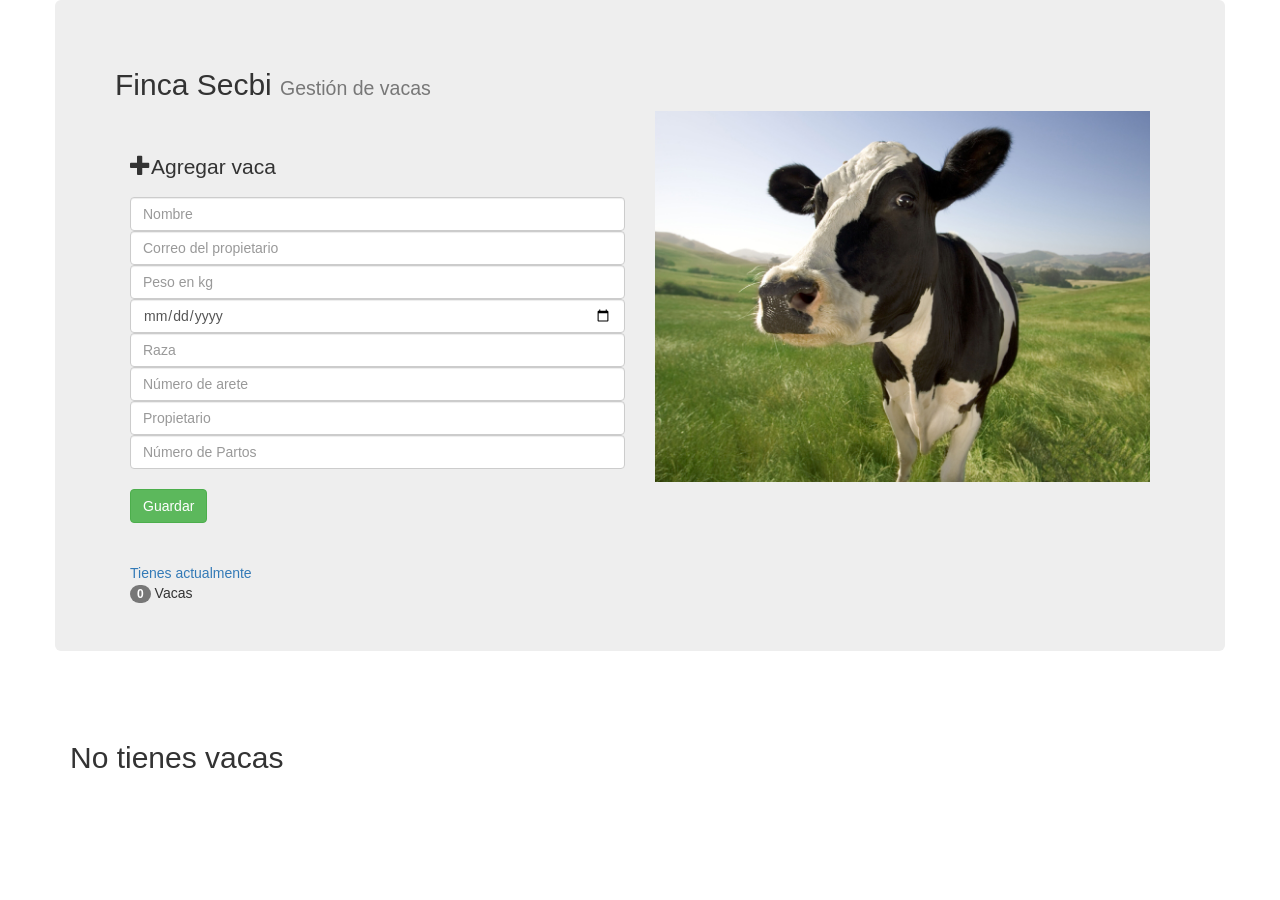
<file: Local/index.html>
<!DOCTYPE html>
<html>
  <head>
    <meta charset="utf-8">
    <title>CRUD demo js</title>
    <link rel="stylesheet" href="estilos.css">
    <script type="text/javascript" src="http://code.jquery.com/jquery-2.1.4.min.js"></script>
    <link href="https://maxcdn.bootstrapcdn.com/bootstrap/3.3.4/css/bootstrap.min.css" rel="stylesheet">
  </head>

  <body class="container">
    <div class="mensaje-alerta"></div>

    <div class="jumbotron row ">
      <h2> Finca Secbi <small>Gestión de vacas</small></h2>

      <div class="col-md-6">
        <hr>
        <p class="modo"> <span class="glyphicon glyphicon-plus"></span>Agregar vaca</p>
        <form id="vacas-form">
          <input class="form-control" type="text" id="nombre" placeholder="Nombre">
          <input class="form-control" type="email" id="correo" placeholder="Correo del propietario">
          <input class="form-control" type="number" id="peso" placeholder="Peso en kg">
          <input class="form-control" type="date" id="fecha_nacimiento" placeholder="Fecha de nacimiento">
          <input class="form-control" type="text" id="raza" placeholder="Raza">
          <input class="form-control" type="text" id="numero_arete" placeholder="Número de arete">
          <input class="form-control" type="text" id="propietario" placeholder="Propietario">
          <input class="form-control" type="number" id="num_partos" placeholder="Número de Partos">
          <br>
          <input type="submit" class="btn btn-success" value=" Guardar">
        </form>
        <br><br>
        <div id="numeroVacas"></div>
      </div>

      <div class="col-md-6">
        <img style="width:100%" src="vaca.jpg" alt="" />
      </div>
    </div>

    <br><br>
    <table class="table" id="dbVacas-list"></table>
  </body>
  <script type="text/javascript" src="funciones.js"></script>
</html>
</file>
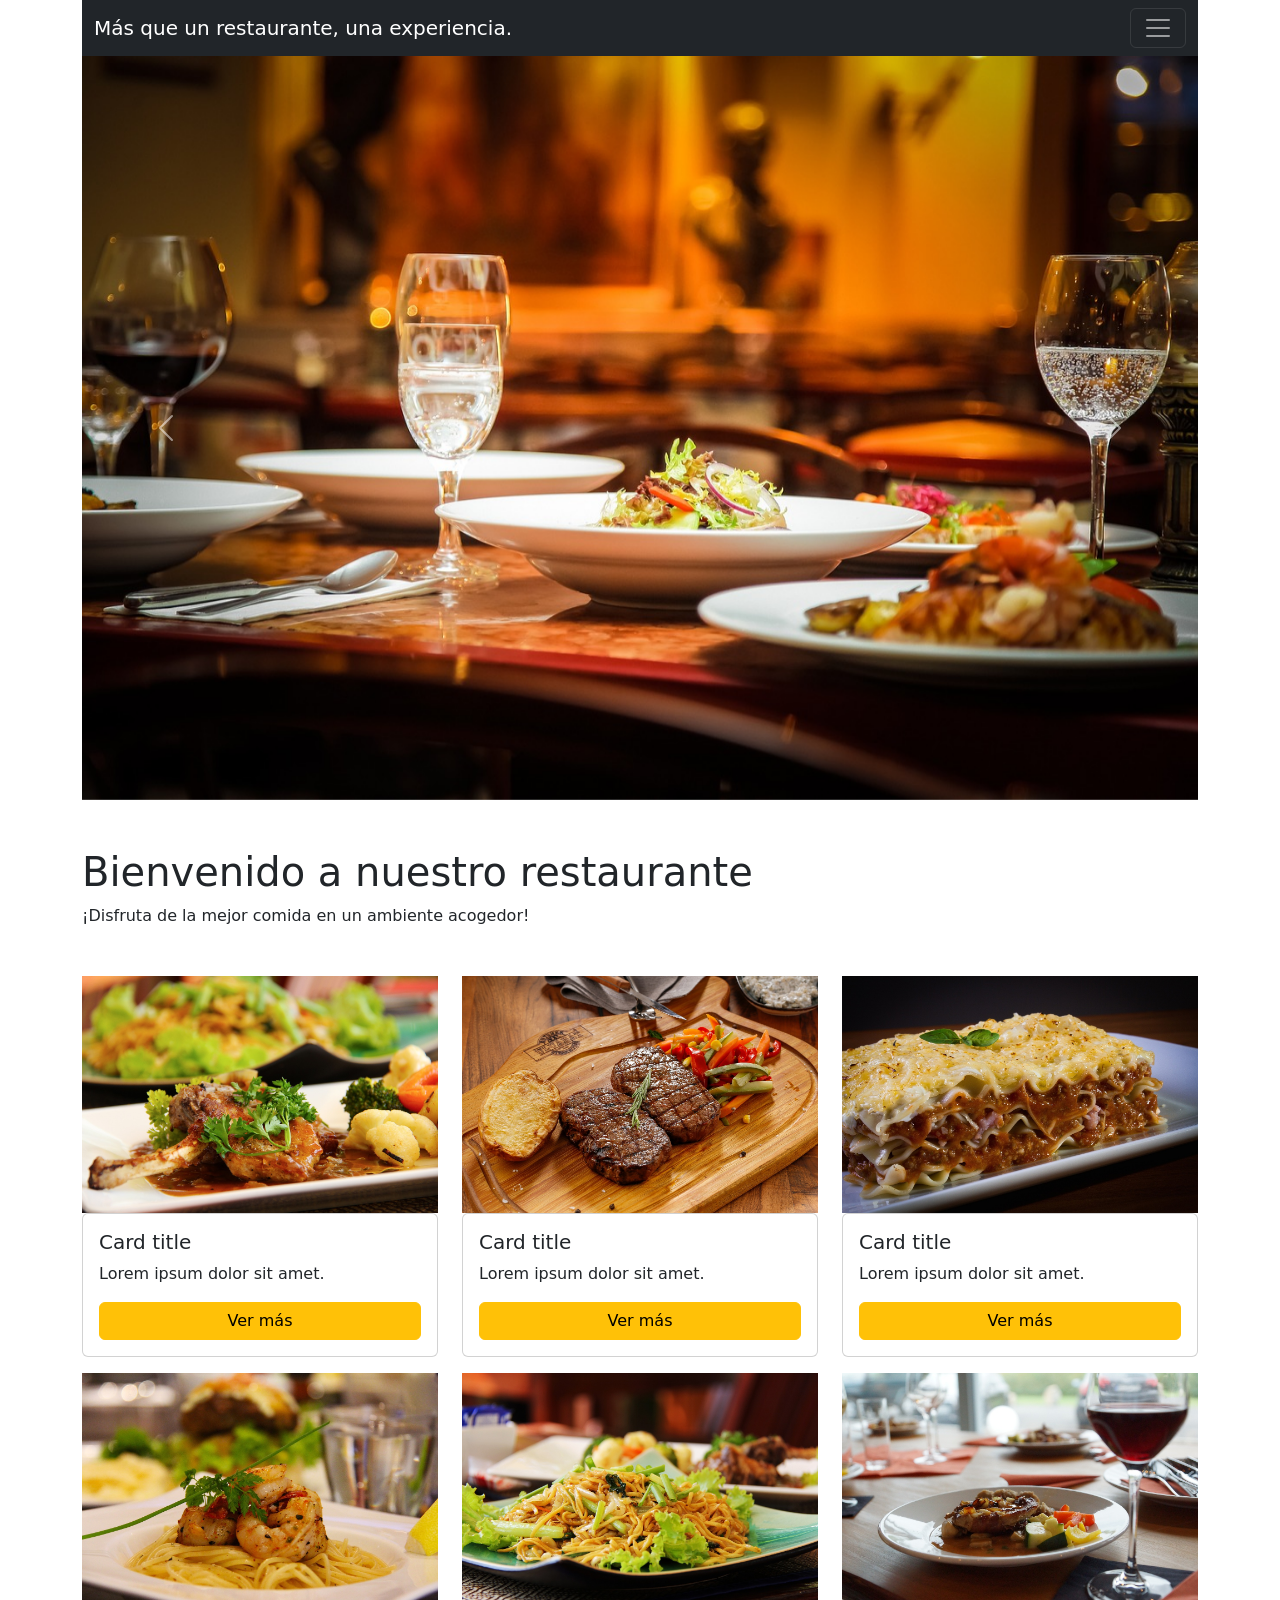
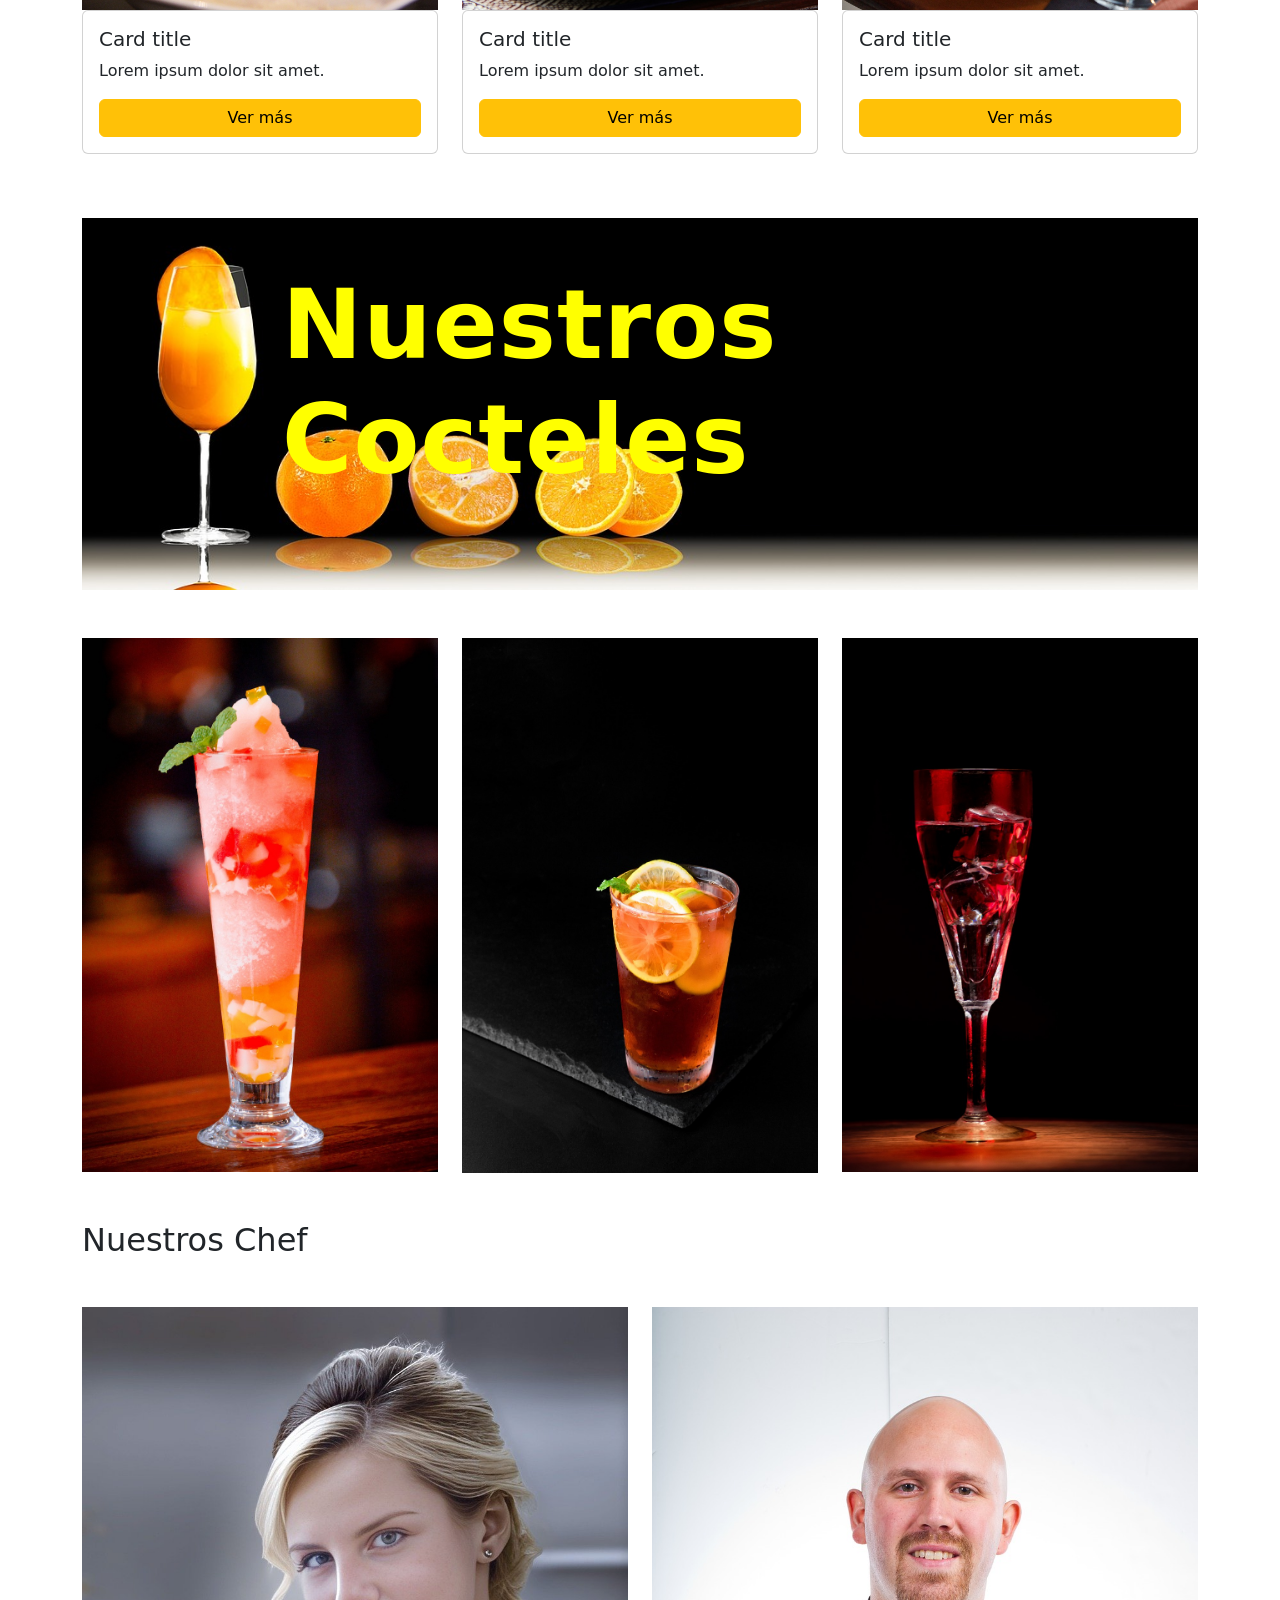
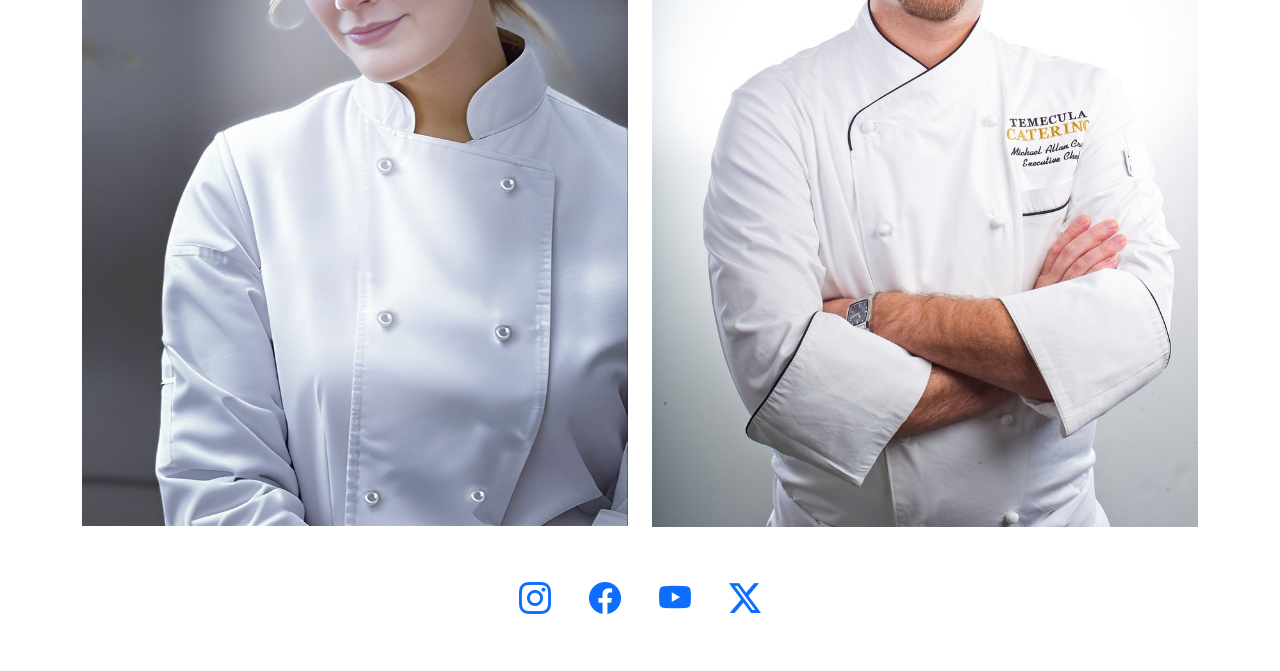
<file: 1/youtube-bootstrap-parte-V-master/index.html>
<!doctype html>
<html lang="en">

<head>
    <meta charset="utf-8">
    <meta name="viewport" content="width=device-width, initial-scale=1">
    <title>Bootstrap</title>
    <link href="https://cdn.jsdelivr.net/npm/bootstrap@5.3.3/dist/css/bootstrap.min.css" rel="stylesheet"
        integrity="sha384-QWTKZyjpPEjISv5WaRU9OFeRpok6YctnYmDr5pNlyT2bRjXh0JMhjY6hW+ALEwIH" crossorigin="anonymous">
    <link rel="stylesheet" href="https://cdn.jsdelivr.net/npm/bootstrap-icons@1.11.3/font/bootstrap-icons.min.css">
    <link rel="stylesheet" href="./css/styles.css">
</head>

<body>
    <div class="container">
        <header>
            <nav class="navbar navbar-dark bg-dark">
                <div class="container-fluid">
                    <a class="navbar-brand" href="#">Más que un restaurante, una experiencia.</a>
                    <button class="navbar-toggler" type="button" data-bs-toggle="offcanvas"
                        data-bs-target="#offcanvasDarkNavbar" aria-controls="offcanvasDarkNavbar"
                        aria-label="Toggle navigation">
                        <span class="navbar-toggler-icon"></span>
                    </button>
                    <div class="offcanvas offcanvas-end text-bg-dark" tabindex="-1" id="offcanvasDarkNavbar"
                        aria-labelledby="offcanvasDarkNavbarLabel">
                        <div class="offcanvas-header">
                            <h5 class="offcanvas-title" id="offcanvasDarkNavbarLabel">Restaurante</h5>
                            <button type="button" class="btn-close btn-close-white" data-bs-dismiss="offcanvas"
                                aria-label="Close"></button>
                        </div>
                        <div class="offcanvas-body">
                            <ul class="navbar-nav justify-content-end flex-grow-1 pe-3">
                                <li class="nav-item">
                                    <a class="nav-link active" aria-current="page" href="#">Inicio</a>
                                </li>
                                <li class="nav-item">
                                    <a class="nav-link" href="#">Reservas</a>
                                </li>
                                <li class="nav-item dropdown">
                                    <a class="nav-link dropdown-toggle" href="#" role="button" data-bs-toggle="dropdown"
                                        aria-expanded="false">
                                        Menú
                                    </a>
                                    <ul class="dropdown-menu dropdown-menu-dark">
                                        <li><a class="dropdown-item" href="#">Entradas</a></li>
                                        <li><a class="dropdown-item" href="#">Platos principales</a></li>
                                        <li>
                                            <hr class="dropdown-divider">
                                        </li>
                                        <li><a class="dropdown-item" href="#">Postres</a></li>
                                        <li><a class="dropdown-item" href="#">Bebidas</a></li>
                                    </ul>
                                </li>
                            </ul>
                            <button id="dark-mode-toggle" class="btn btn-outline-light"><i
                                    class="bi bi-moon"></i></button>
                        </div>
                    </div>
                </div>
            </nav>
        </header>
        <section>
            <div id="carouselExampleFade" class="carousel slide carousel-fade" data-bs-ride="carousel">
                <div class="carousel-inner">
                    <div class="carousel-item active">
                        <img src="./img/banner1.jpg" class="d-block w-100" alt="Restaurante">
                    </div>
                    <div class="carousel-item">
                        <img src="./img/banner2.jpg" class="d-block w-100" alt="Restaurante">
                    </div>
                    <div class="carousel-item">
                        <img src="./img/banner3.jpg" class="d-block w-100" alt="Restaurante">
                    </div>
                </div>
                <button class="carousel-control-prev" type="button" data-bs-target="#carouselExampleFade"
                    data-bs-slide="prev">
                    <span class="carousel-control-prev-icon" aria-hidden="true"></span>
                    <span class="visually-hidden">Anterior</span>
                </button>
                <button class="carousel-control-next" type="button" data-bs-target="#carouselExampleFade"
                    data-bs-slide="next">
                    <span class="carousel-control-next-icon" aria-hidden="true"></span>
                    <span class="visually-hidden">Siguiente</span>
                </button>
            </div>
        </section>
        <section class="my-5 p-0">
            <h1>Bienvenido a nuestro restaurante</h1>
            <p>¡Disfruta de la mejor comida en un ambiente acogedor!</p>
        </section>
        <section class="container p-0">
            <div class="row">
                <div class="col-12 col-md-6 col-lg-4 mb-3">
                    <img src="./img/plato1.jpg" class="card-img-top" alt="Plato 1">
                    <div class="card card-body">
                        <h5 class="card-title">Card title</h5>
                        <p class="card-text">Lorem ipsum dolor sit amet.</p>
                        <a href="#" class="btn btn-warning d-block">Ver más</a>
                    </div>
                </div>
                <div class="col-12 col-md-6 col-lg-4 mb-3">
                    <img src="./img/plato2.jpg" class="card-img-top" alt="Plato 2">
                    <div class="card card-body">
                        <h5 class="card-title">Card title</h5>
                        <p class="card-text">Lorem ipsum dolor sit amet.</p>
                        <a href="#" class="btn btn-warning d-block">Ver más</a>
                    </div>
                </div>
                <div class="col-12 col-md-6 col-lg-4 mb-3">
                    <img src="./img/plato3.jpg" class="card-img-top" alt="Plato 3">
                    <div class="card card-body">
                        <h5 class="card-title">Card title</h5>
                        <p class="card-text">Lorem ipsum dolor sit amet.</p>
                        <a href="#" class="btn btn-warning d-block">Ver más</a>
                    </div>
                </div>
                <div class="col-12 col-md-6 col-lg-4 mb-3">
                    <img src="./img/plato4.jpg" class="card-img-top" alt="Plato 4">
                    <div class="card card-body">
                        <h5 class="card-title">Card title</h5>
                        <p class="card-text">Lorem ipsum dolor sit amet.</p>
                        <a href="#" class="btn btn-warning d-block">Ver más</a>
                    </div>
                </div>
                <div class="col-12 col-md-6 col-lg-4 mb-3">
                    <img src="./img/plato5.jpg" class="card-img-top" alt="Plato 5">
                    <div class="card card-body">
                        <h5 class="card-title">Card title</h5>
                        <p class="card-text">Lorem ipsum dolor sit amet.</p>
                        <a href="#" class="btn btn-warning d-block">Ver más</a>
                    </div>
                </div>
                <div class="col-12 col-md-6 col-lg-4 mb-3">
                    <img src="./img/plato6.jpg" class="card-img-top" alt="Plato 6">
                    <div class="card card-body">
                        <h5 class="card-title">Card title</h5>
                        <p class="card-text">Lorem ipsum dolor sit amet.</p>
                        <a href="#" class="btn btn-warning d-block">Ver más</a>
                    </div>
                </div>
            </div>
        </section>
        <section class="container my-5 p-0 cocteles">
            <h2 class="subtitulo">Nuestros Cocteles</h2>
            <img class="w-100" src="./img/cocteles.jpg" alt="Cocteles">
        </section>
        <section class="container p-0">
            <div class="row">
                <div class="col-12 col-md-6 col-lg-4">
                    <img class="w-100" src="./img/coctel1.jpg" alt="Cóctel">
                </div>
                <div class="col-12 col-md-6 col-lg-4">
                    <img class="w-100" src="./img/coctel2.jpg" alt="Cóctel">
                </div>
                <div class="col-12 col-md-6 col-lg-4">
                    <img class="w-100" src="./img/coctel3.jpg" alt="Cóctel">
                </div>    
            </div>
        </section>
        <section class="container my-5 p-0">
            <h2>Nuestros Chef</h2>
        </section>
        <section class="container p-0">
            <div class="row">
                <div class="col-12 col-md-6">
                    <img class="w-100" src="./img/chef1.jpg" alt="Chef">
                </div>
                <div class="col-12 col-md-6">
                    <img class="w-100" src="./img/chef2.jpg" alt="Chef">
                </div>
            </div>
        </section>
        <footer class="container my-5 p-0 d-flex justify-content-around w-25">
            <a href="#" target="_blank"><i style="font-size: 2rem" class="bi bi-instagram"></i></a>
            <a href="#" target="_blank"><i style="font-size: 2rem" class="bi bi-facebook"></i></a>
            <a href="#" target="_blank"><i style="font-size: 2rem" class="bi bi-youtube"></i></a>
            <a href="#" target="_blank"><i style="font-size: 2rem" class="bi bi-twitter-x"></i></a>
        </footer>
    </div>
    <script src="https://cdn.jsdelivr.net/npm/bootstrap@5.3.3/dist/js/bootstrap.bundle.min.js"
        integrity="sha384-YvpcrYf0tY3lHB60NNkmXc5s9fDVZLESaAA55NDzOxhy9GkcIdslK1eN7N6jIeHz"
        crossorigin="anonymous"></script>
</body>

</html>
</file>
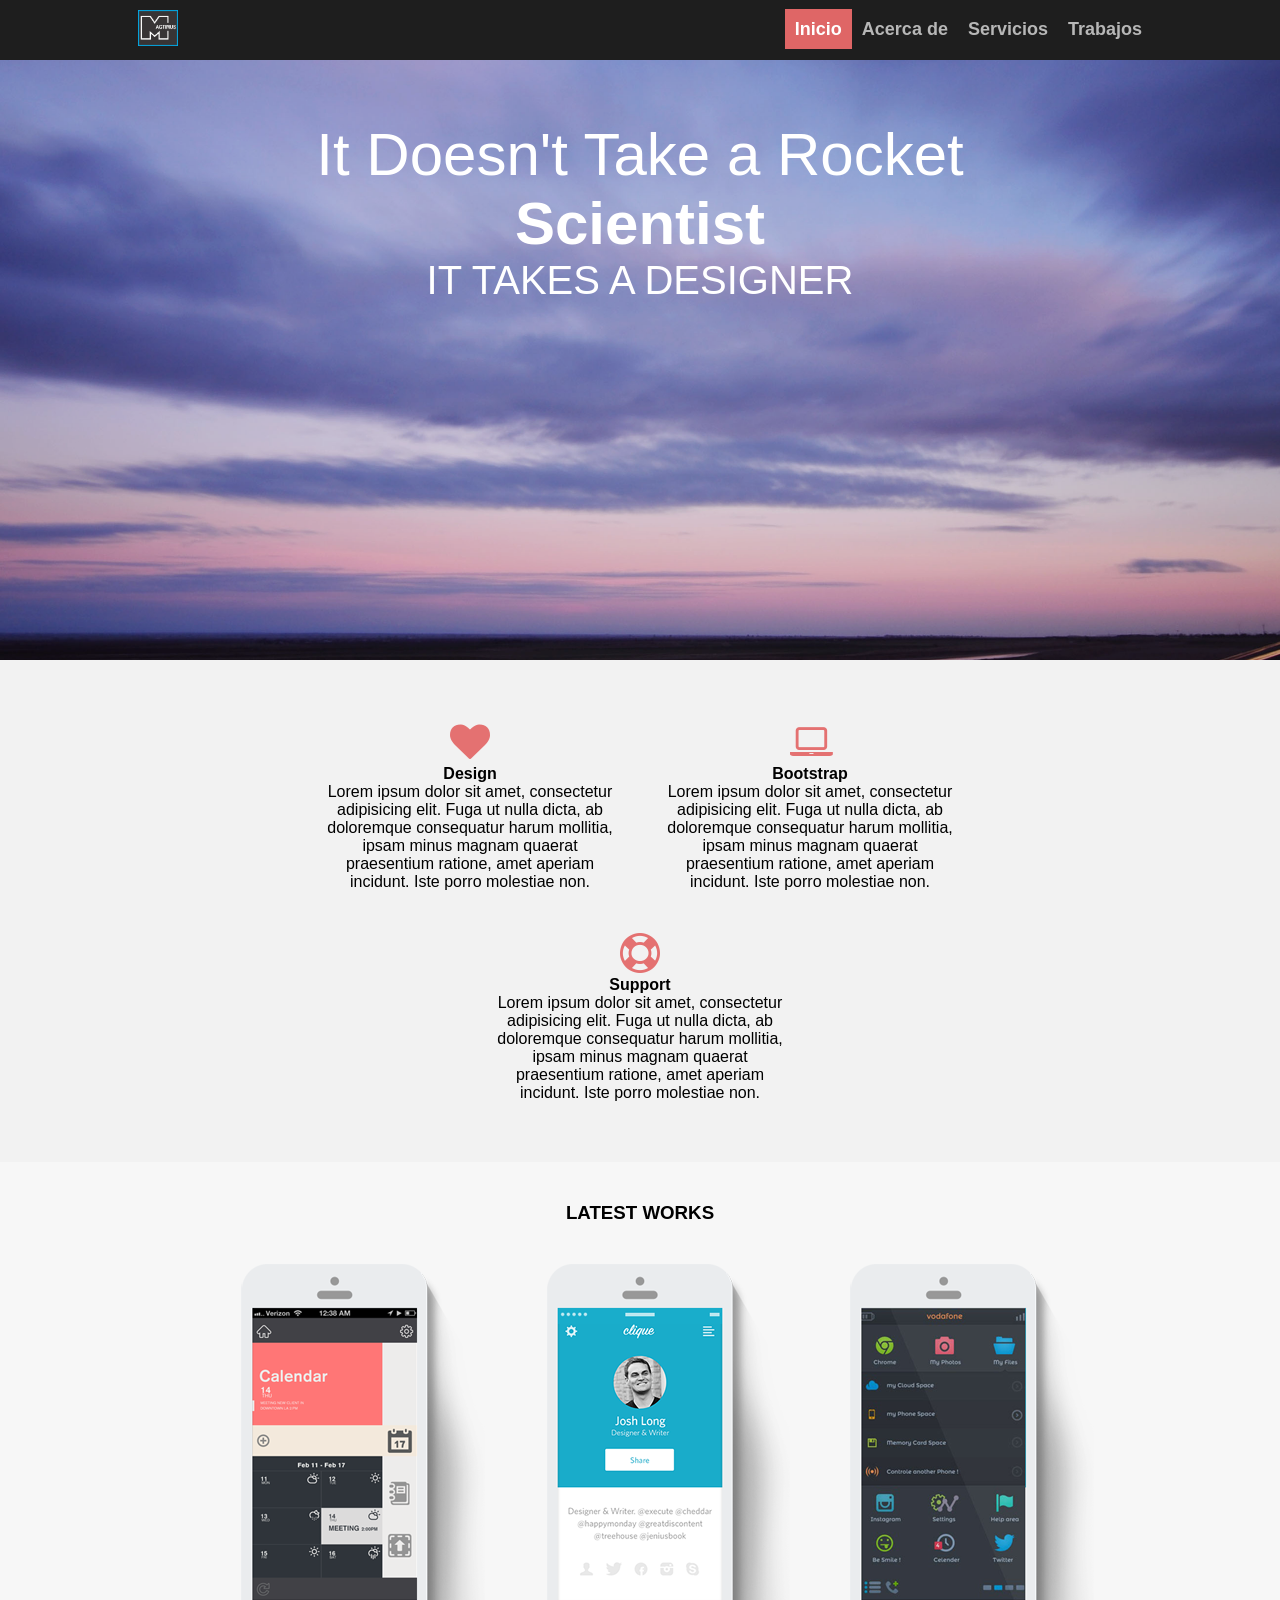
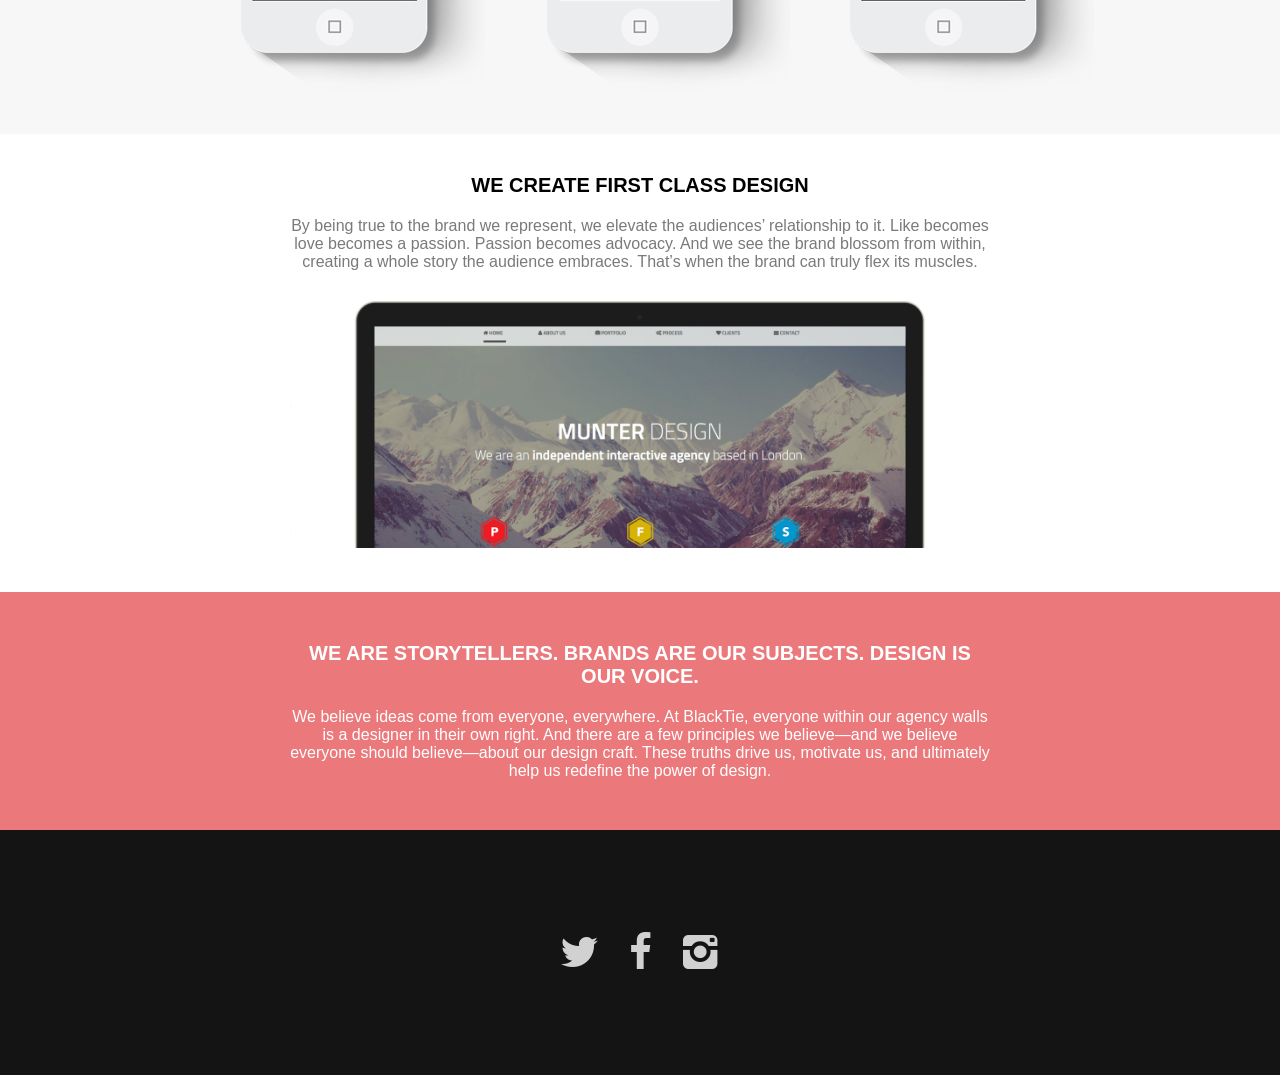
<file: 2/Web-Servicio-Tutorial-master/index.html>
<!DOCTYPE html>
<html lang="en">
<head>
    <meta charset="UTF-8">
    <title>Web servicio magtimus</title>
    <link rel="stylesheet" href="iconos/css/fontello.css">
    <link rel="stylesheet" href="css/menu.css">
    <link rel="stylesheet" href="css/estilos-index.css">
    <link rel="stylesheet" href="css/footer.css">
    
    <meta name="viewport" content="width=device-width, user-scalable=no, initial-scale=1.0, maximum-scale=1.0, minimum-scale=1.0">
</head>
<body>
    <header>
        <img src="images/logo_magtimus3.png" class="img-logo">
        <input type="checkbox" id="check">
        <label for="check" class="icon-menu"></label>
        
        <nav class="menu">
            <ul>
                <li><a href="#" style="background:#df6666;color:white;">Inicio</a></li>
                <li><a href="#">Acerca de</a></li>
                <li><a href="#">Servicios</a></li>
                <li><a href="#">Trabajos</a></li>
            </ul>
        </nav>
    </header>
    
    <main>
        <div class="content-one">
            <div class="content-portada">
                <div class="content-item1">
                    <h4>It Doesn't Take a Rocket <h3>Scientist</h3> </h4>
                    <h2>IT TAKES A DESIGNER</h2>
                </div>
            </div>
        </div>
        <div class="content-two">
            <div class="content-details">
                <div class="content-item2">
                    <label class="icon-heart"></label>
                    <h4>Design</h4>
                    <p>Lorem ipsum dolor sit amet, consectetur adipisicing elit. Fuga ut nulla dicta, ab doloremque consequatur harum mollitia, ipsam minus magnam quaerat praesentium ratione, amet aperiam incidunt. Iste porro molestiae non.</p>
                    
                </div>
                <div class="content-item2">
                    <label class="icon-laptop"></label>
                    <h4>Bootstrap</h4>
                    <p>Lorem ipsum dolor sit amet, consectetur adipisicing elit. Fuga ut nulla dicta, ab doloremque consequatur harum mollitia, ipsam minus magnam quaerat praesentium ratione, amet aperiam incidunt. Iste porro molestiae non.</p>
                    
                </div>
                <div class="content-item2">
                    <label class="icon-support"></label>
                    <h4>Support</h4>
                    <p>Lorem ipsum dolor sit amet, consectetur adipisicing elit. Fuga ut nulla dicta, ab doloremque consequatur harum mollitia, ipsam minus magnam quaerat praesentium ratione, amet aperiam incidunt. Iste porro molestiae non.</p>
                    
                </div>
            </div>
        </div>
        <div class="content-three">
            <div class="content-module">
                <h3>LATEST WORKS</h3>
                <img src="images/img2.png">
                <img src="images/img3.png">
                <img src="images/img4.png">
            </div>
        </div>
        <div class="content-for">
            <div class="content-item3">
                <h4>WE CREATE FIRST CLASS DESIGN</h4>
                <p>By being true to the brand we represent, we elevate the audiences’ relationship to it. Like becomes love becomes a passion. Passion becomes advocacy. And we see the brand blossom from within, creating a whole story the audience embraces. That’s when the brand can truly flex its muscles.</p>
                <img src="images/img5.png">
            </div>
            <div class="content-five">
                <div class="content-item4">
                    <h4>WE ARE STORYTELLERS. BRANDS ARE OUR SUBJECTS. DESIGN IS OUR VOICE.</h4>
                    <p>We believe ideas come from everyone, everywhere. At BlackTie, everyone within our agency walls is a designer in their own right. And there are a few principles we believe—and we believe everyone should believe—about our design craft. These truths drive us, motivate us, and ultimately help us redefine the power of design.</p>
                </div>
            </div>
        </div>
    </main>
    <footer>
        <label class="icon-twitter"></label>
        <label class="icon-facebook"></label>
        <label class="icon-instagram"></label>
    </footer>
</body>
</html>
</file>
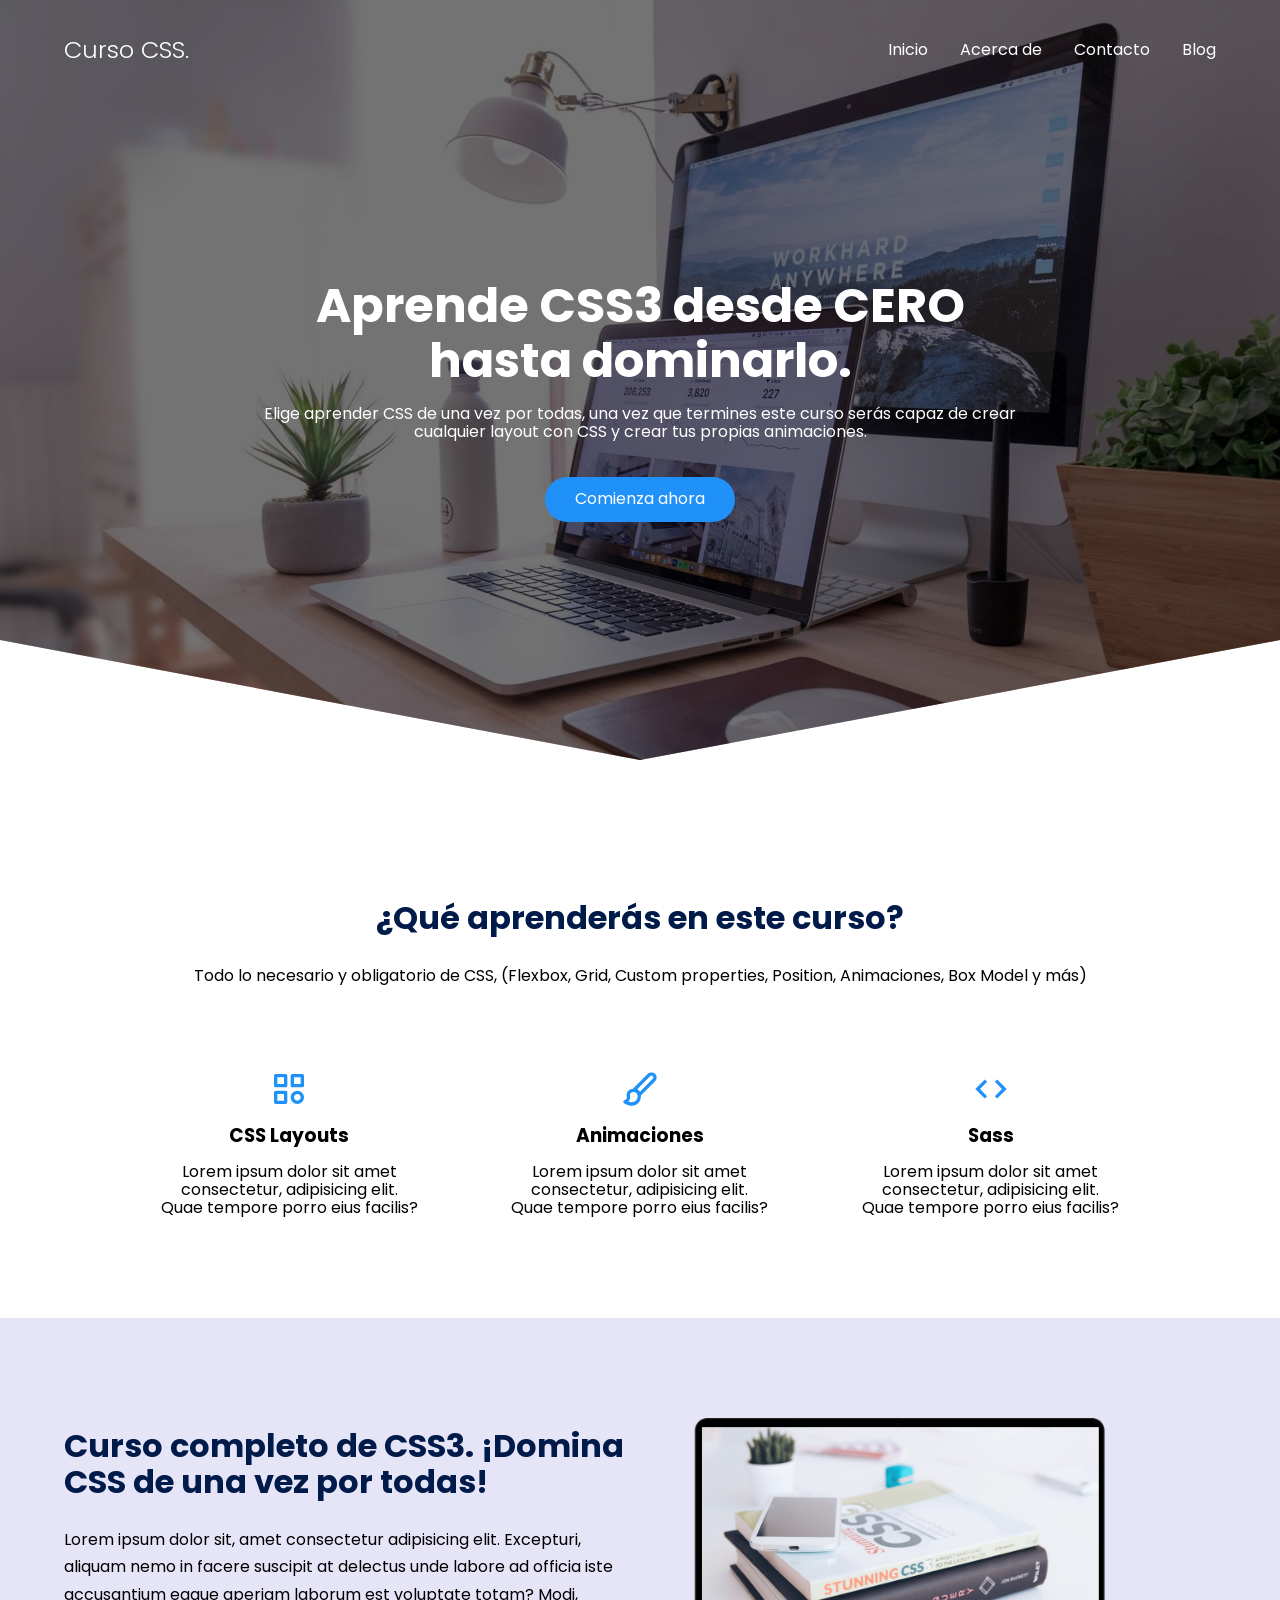
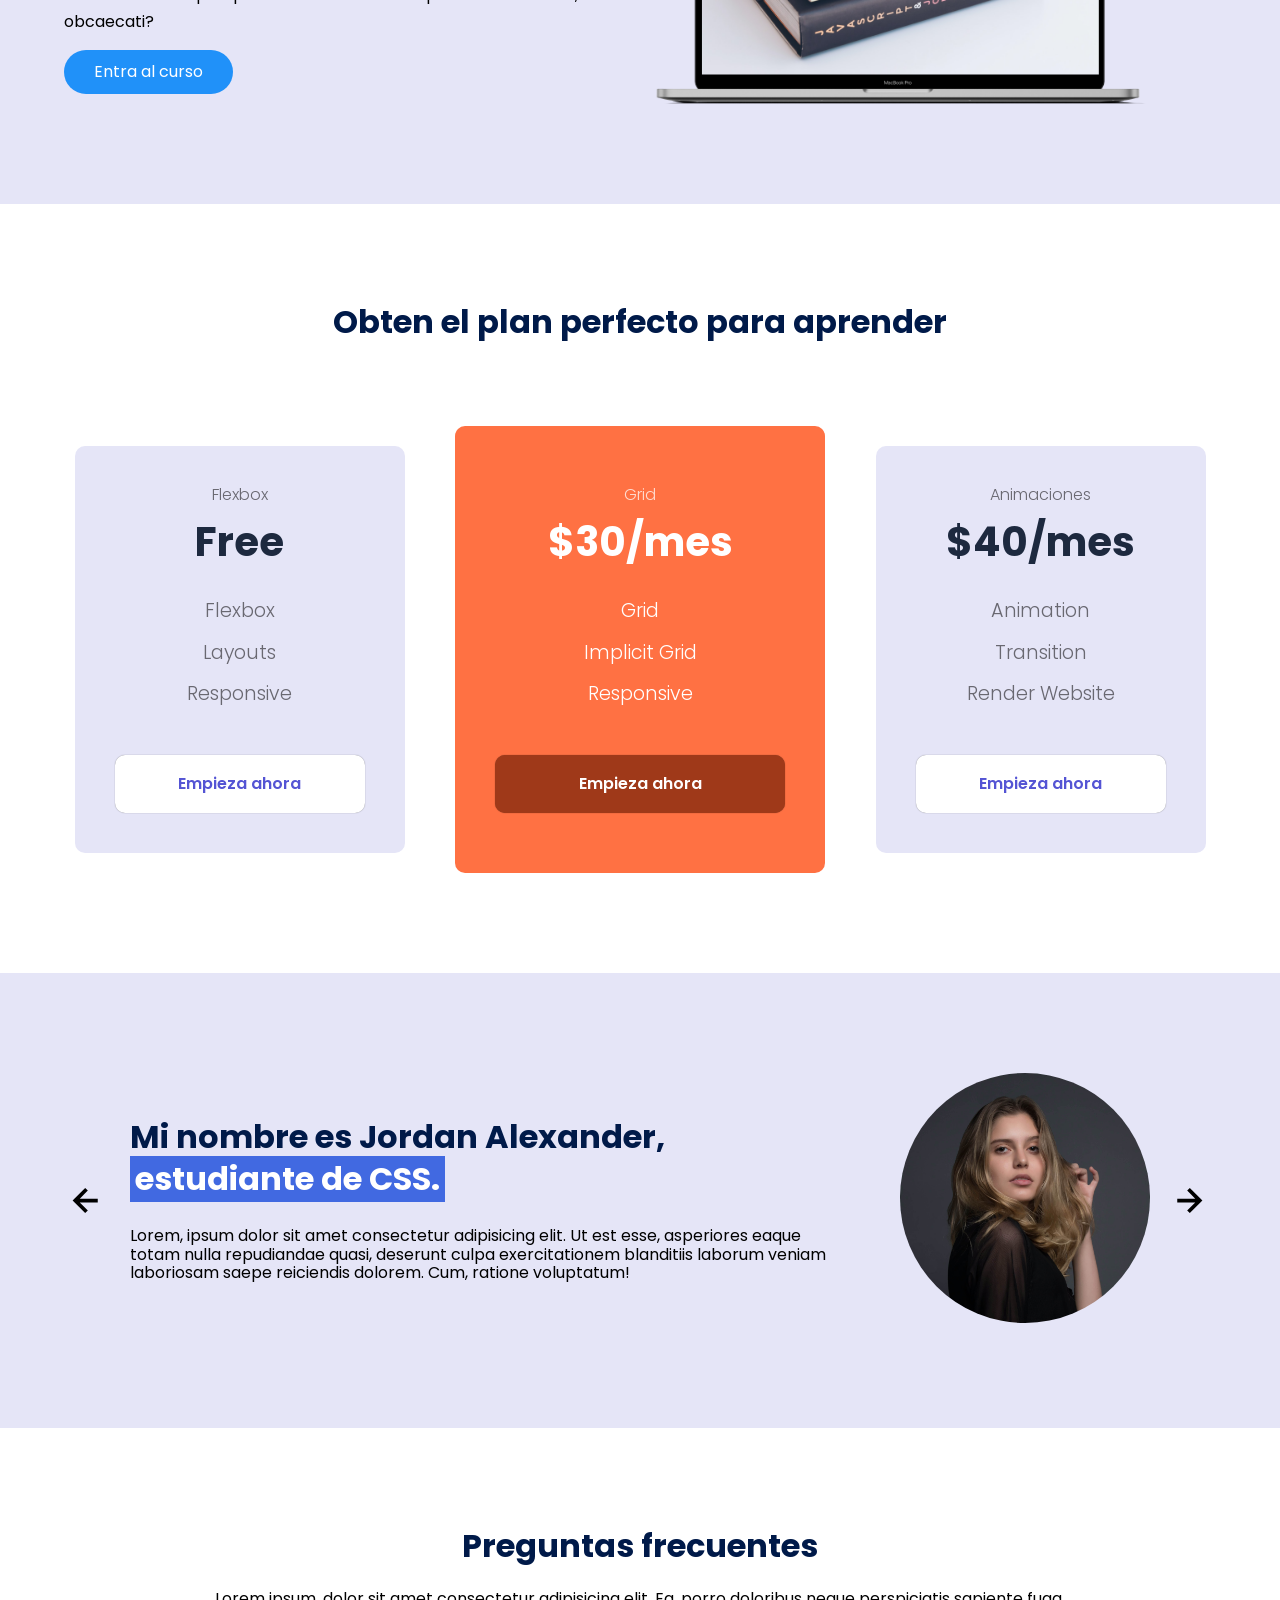
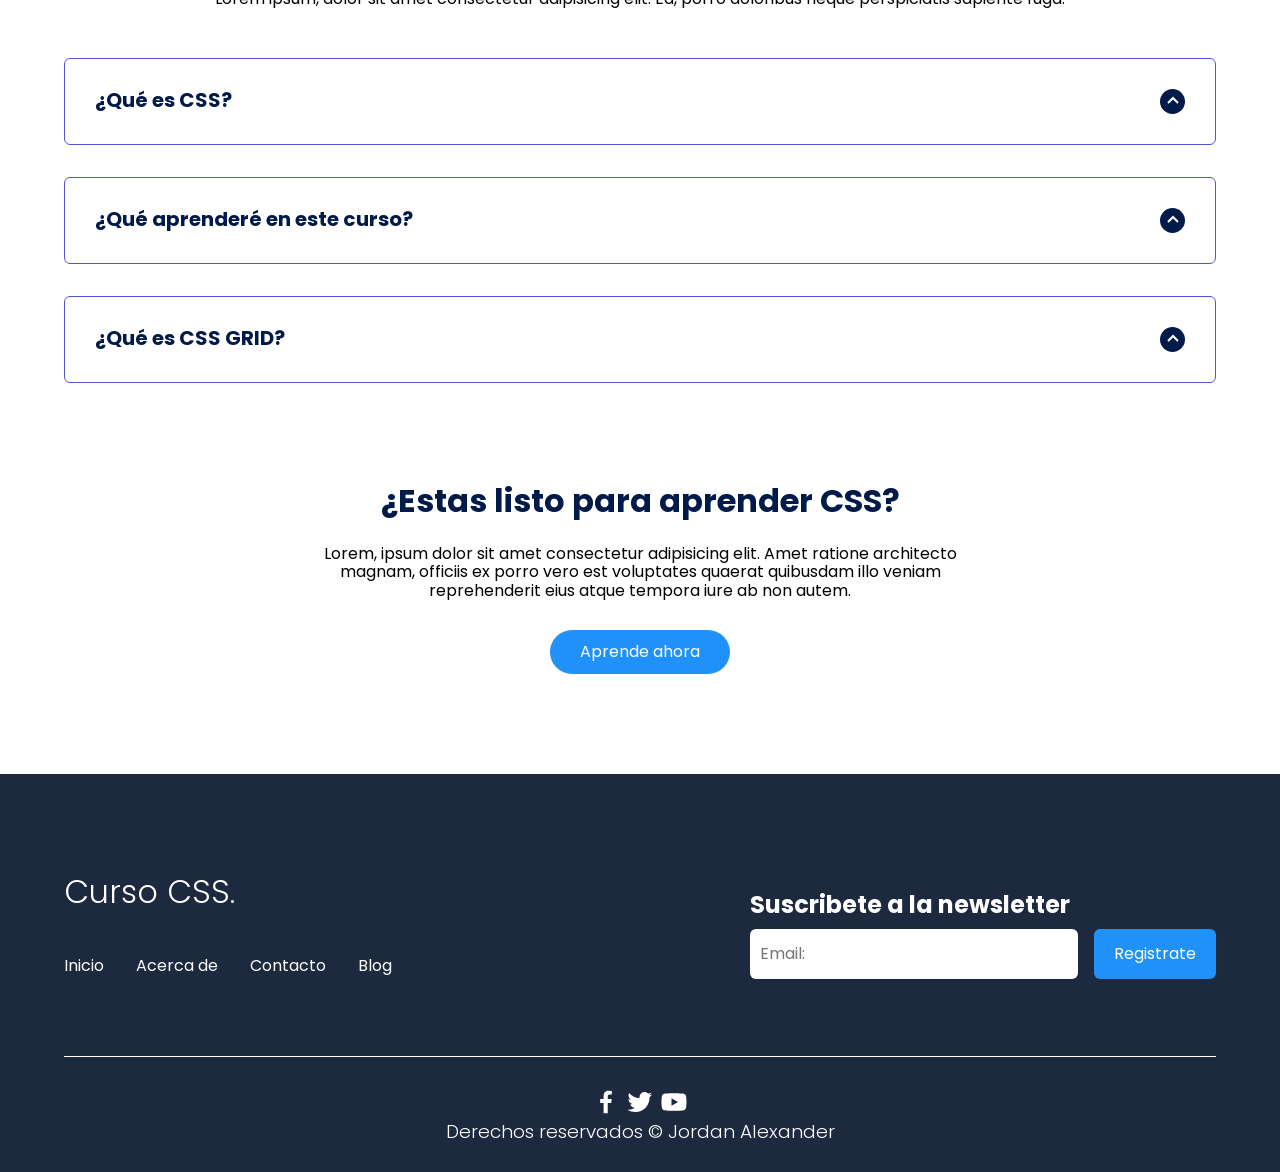
<file: 3/alexcgdesign.github.io-main/index.html>
<!DOCTYPE html>
<html lang="es">

<head>
    <meta charset="UTF-8">
    <meta http-equiv="X-UA-Compatible" content="IE=edge">
    <meta name="viewport" content="width=device-width, initial-scale=1.0">
    <title>MASTER EN CSS</title>
    <link rel="shortcut icon" href="./images/favicon.png" type="image/x-icon">
    <link rel="stylesheet" href="./css/normalize.css">
    <link rel="stylesheet" href="./css/estilos.css">

    <meta name="theme-color" content="#2091F9">

    <meta name="title" content="Aprende CSS desde cero">
    <meta name="description"
        content="Hola, soy una descripción que verás cuando busques algo de mi temática en Google.">


    <meta property="og:type" content="website">
    <meta property="og:url" content="https://alexcgdesign.github.io">
    <meta property="og:title" content="Aprende CSS desde cero">
    <meta property="og:description"
        content="Hola, soy una descripción que verás cuando busques algo de mi temática en Google.">
    <meta property="og:image" content="https://alexcgdesign.github.io/images/css.jpg">

    <meta property="twitter:card" content="summary_large_image">
    <meta property="twitter:url" content="https://www.jordanalex.com/">
    <meta property="twitter:title" content="Aprende CSS desde cero">
    <meta property="twitter:description"
        content="Hola, soy una descripción que verás cuando busques algo de mi temática en Google.">
    <meta property="twitter:image" content="https://alexcgdesign.github.io/images/css.jpg">
</head>

<body>

    <header class="hero">
        <nav class="nav container">
            <div class="nav__logo">
                <h2 class="nav__title">Curso CSS.</h2>
            </div>

            <ul class="nav__link nav__link--menu">
                <li class="nav__items">
                    <a href="#" class="nav__links">Inicio</a>
                </li>
                <li class="nav__items">
                    <a href="#" class="nav__links">Acerca de</a>
                </li>
                <li class="nav__items">
                    <a href="#" class="nav__links">Contacto</a>
                </li>
                <li class="nav__items">
                    <a href="#" class="nav__links">Blog</a>
                </li>

                <img src="./images/close.svg" class="nav__close">
            </ul>

            <div class="nav__menu">
                <img src="./images/menu.svg" class="nav__img">
            </div>
        </nav>

        <section class="hero__container container">
            <h1 class="hero__title">Aprende CSS3 desde CERO hasta dominarlo.</h1>
            <p class="hero__paragraph">Elige aprender CSS de una vez por todas, una vez que termines este curso serás
                capaz de crear cualquier layout con CSS y crear tus propias animaciones.</p>
            <a href="#" class="cta">Comienza ahora</a>
        </section>
    </header>

    <main>
        <section class="container about">
            <h2 class="subtitle">¿Qué aprenderás en este curso?</h2>
            <p class="about__paragraph">Todo lo necesario y obligatorio de CSS, (Flexbox, Grid, Custom properties,
                Position, Animaciones, Box Model y más)</p>

            <div class="about__main">
                <article class="about__icons">
                    <img src="./images/shapes.svg" class="about__icon">
                    <h3 class="about__title">CSS Layouts</h3>
                    <p class="about__paragrah">Lorem ipsum dolor sit amet consectetur, adipisicing elit. Quae tempore
                        porro eius facilis?</p>
                </article>

                <article class="about__icons">
                    <img src="./images/paint.svg" class="about__icon">
                    <h3 class="about__title">Animaciones</h3>
                    <p class="about__paragrah">Lorem ipsum dolor sit amet consectetur, adipisicing elit. Quae tempore
                        porro eius facilis?</p>
                </article>

                <article class="about__icons">
                    <img src="./images/code.svg" class="about__icon">
                    <h3 class="about__title">Sass</h3>
                    <p class="about__paragrah">Lorem ipsum dolor sit amet consectetur, adipisicing elit. Quae tempore
                        porro eius facilis?</p>
                </article>
            </div>
        </section>

        <section class="knowledge">
            <div class="knowledge__container container">
                <div class="knowledege__texts">
                    <h2 class="subtitle">Curso completo de CSS3. ¡Domina CSS de una vez por todas!</h2>
                    <p class="knowledge__paragraph">Lorem ipsum dolor sit, amet consectetur adipisicing elit. Excepturi,
                        aliquam nemo in facere suscipit at delectus unde labore ad officia iste accusantium eaque
                        aperiam laborum est voluptate totam? Modi, obcaecati?</p>
                    <a href="#" class="cta">Entra al curso</a>
                </div>

                <figure class="knowledge__picture">
                    <img src="./images/macbook.png" class="knowledge__img">
                </figure>
            </div>
        </section>

        <section class="price container">
            <h2 class="subtitle">Obten el plan perfecto para aprender</h2>

            <div class="price__table">
                <div class="price__element">
                    <p class="price__name">Flexbox</p>
                    <h3 class="price__price">Free</h3>

                    <div class="price__items">
                        <p class="price__features">Flexbox</p>
                        <p class="price__features">Layouts</p>
                        <p class="price__features">Responsive</p>
                    </div>

                    <a href="#" class="price__cta">Empieza ahora</a>
                </div>


                <div class="price__element price__element--best">
                    <p class="price__name">Grid</p>
                    <h3 class="price__price">$30/mes</h3>

                    <div class="price__items">
                        <p class="price__features">Grid</p>
                        <p class="price__features">Implicit Grid</p>
                        <p class="price__features">Responsive</p>
                    </div>

                    <a href="#" class="price__cta">Empieza ahora</a>
                </div>


                <div class="price__element">
                    <p class="price__name">Animaciones</p>
                    <h3 class="price__price">$40/mes</h3>

                    <div class="price__items">
                        <p class="price__features">Animation</p>
                        <p class="price__features">Transition</p>
                        <p class="price__features">Render Website</p>
                    </div>

                    <a href="#" class="price__cta">Empieza ahora</a>
                </div>


            </div>
        </section>

        <section class="testimony">
            <div class="testimony__container container">
                <img src="./images/leftarrow.svg" class="testimony__arrow" id="before">

                <section class="testimony__body testimony__body--show" data-id="1">
                    <div class="testimony__texts">
                        <h2 class="subtitle">Mi nombre es Jordan Alexander, <span class="testimony__course">estudiante
                                de CSS.</span></h2>
                        <p class="testimony__review">Lorem, ipsum dolor sit amet consectetur adipisicing elit. Ut est
                            esse, asperiores eaque totam nulla repudiandae quasi, deserunt culpa exercitationem
                            blanditiis laborum veniam laboriosam saepe reiciendis dolorem. Cum, ratione voluptatum!</p>
                    </div>

                    <figure class="testimony__picture">
                        <img src="./images/face.jpg" class="testimony__img">
                    </figure>
                </section>

                <section class="testimony__body" data-id="2">
                    <div class="testimony__texts">
                        <h2 class="subtitle">Mi nombre es Alejandra Perez, <span class="testimony__course">estudiante de
                                CSS.</span></h2>
                        <p class="testimony__review">Lorem, ipsum dolor sit amet consectetur adipisicing elit. Ut est
                            esse, asperiores eaque laborum veniam laboriosam saepe reiciendis dolorem. Cum, ratione
                            voluptatum!</p>
                    </div>

                    <figure class="testimony__picture">
                        <img src="./images/face2.jpg" class="testimony__img">
                    </figure>
                </section>

                <section class="testimony__body" data-id="3">
                    <div class="testimony__texts">
                        <h2 class="subtitle">Mi nombre es Karen Arteaga, <span class="testimony__course">estudiante de
                                CSS.</span></h2>
                        <p class="testimony__review">Lorem, ipsum dolor sit amet consectetur adipisicing elit. Ut est
                            esse, niam laboriosam saepe reiciendis dolorem. Cum, ratione voluptatum!</p>
                    </div>

                    <figure class="testimony__picture">
                        <img src="./images/face3.jpg" class="testimony__img">
                    </figure>
                </section>

                <section class="testimony__body" data-id="4">
                    <div class="testimony__texts">
                        <h2 class="subtitle">Mi nombre es Kevin Ramirez, <span class="testimony__course">estudiante de
                                CSS.</span></h2>
                        <p class="testimony__review">Lorem, ipsum dolor sit amet consectetur adipisicing elit. Ut est
                            esse, niam laboriosam saepe reiciendis dolorem. Cum, ratione voluptatum!</p>
                    </div>

                    <figure class="testimony__picture">
                        <img src="./images/face4.jpg" class="testimony__img">
                    </figure>
                </section>


                <img src="./images/rightarrow.svg" class="testimony__arrow" id="next">
            </div>
        </section>

        <section class="questions container">
            <h2 class="subtitle">Preguntas frecuentes</h2>
            <p class="questions__paragraph">Lorem ipsum, dolor sit amet consectetur adipisicing elit. Ea, porro
                doloribus neque perspiciatis sapiente fuga.</p>

            <section class="questions__container">
                <article class="questions__padding">
                    <div class="questions__answer">
                        <h3 class="questions__title">¿Qué es CSS?
                            <span class="questions__arrow">
                                <img src="./images/arrow.svg" class="questions__img">
                            </span>
                        </h3>

                        <p class="questions__show">Lorem ipsum, dolor sit amet consectetur adipisicing elit. Quos
                            facere, quidem eum id excepturi assumenda explicabo nam accusamus veritatis voluptates
                            eveniet adipisci, dicta nihil nemo modi possimus officiis quam atque? Lorem ipsum, dolor sit
                            amet consectetur adipisicing elit. Quos facere, quidem eum id excepturi assumenda explicabo
                            nam accusamus veritatis voluptates eveniet adipisci, dicta nihil nemo modi possimus officiis
                            quam atque?</p>
                    </div>
                </article>

                <article class="questions__padding">
                    <div class="questions__answer">
                        <h3 class="questions__title">¿Qué aprenderé en este curso?
                            <span class="questions__arrow">
                                <img src="./images/arrow.svg" class="questions__img">
                            </span>
                        </h3>

                        <p class="questions__show">Lorem ipsum, dolor sit amet consectetur adipisicing elit. Quos
                            facere, quidem eum id excepturi assumenda explicabo nam accusamus veritatis voluptates
                            eveniet adipisci, dicta nihil nemo modi possimus officiis quam atque? Lorem ipsum, dolor sit
                            amet consectetur adipisicing elit. Quos facere, quidem eum id excepturi assumenda explicabo
                            nam accusamus veritatis voluptates eveniet adipisci, dicta nihil nemo modi possimus officiis
                            quam atque?</p>
                    </div>
                </article>

                <article class="questions__padding">
                    <div class="questions__answer">
                        <h3 class="questions__title">¿Qué es CSS GRID?
                            <span class="questions__arrow">
                                <img src="./images/arrow.svg" class="questions__img">
                            </span>
                        </h3>

                        <p class="questions__show">Lorem ipsum, dolor sit amet consectetur adipisicing elit. Quos
                            facere, quidem eum id excepturi assumenda explicabo nam accusamus veritatis voluptates
                            eveniet adipisci, dicta nihil nemo modi possimus officiis quam atque? Lorem ipsum, dolor sit
                            amet consectetur adipisicing elit. Quos facere, quidem eum id excepturi assumenda explicabo
                            nam accusamus veritatis voluptates eveniet adipisci, dicta nihil nemo modi possimus officiis
                            quam atque?</p>
                    </div>
                </article>
            </section>

            <section class="questions__offer">
                <h2 class="subtitle">¿Estas listo para aprender CSS?</h2>
                <p class="questions__copy">Lorem, ipsum dolor sit amet consectetur adipisicing elit. Amet ratione
                    architecto magnam, officiis ex porro vero est voluptates quaerat quibusdam illo veniam reprehenderit
                    eius atque tempora iure ab non autem.</p>
                <a href="#" class="cta">Aprende ahora</a>
            </section>
        </section>
    </main>

    <footer class="footer">
        <section class="footer__container container">
            <nav class="nav nav--footer">
                <h2 class="footer__title">Curso CSS.</h2>

                <ul class="nav__link nav__link--footer">
                    <li class="nav__items">
                        <a href="#" class="nav__links">Inicio</a>
                    </li>
                    <li class="nav__items">
                        <a href="#" class="nav__links">Acerca de</a>
                    </li>
                    <li class="nav__items">
                        <a href="#" class="nav__links">Contacto</a>
                    </li>
                    <li class="nav__items">
                        <a href="#" class="nav__links">Blog</a>
                    </li>
                </ul>
            </nav>

            <form class="footer__form" action="https://formspree.io/f/mknkkrkj" method="POST">
                <h2 class="footer__newsletter">Suscribete a la newsletter</h2>
                <div class="footer__inputs">
                    <input type="email" placeholder="Email:" class="footer__input" name="_replyto">
                    <input type="submit" value="Registrate" class="footer__submit">
                </div>
            </form>
        </section>

        <section class="footer__copy container">
            <div class="footer__social">
                <a href="#" class="footer__icons"><img src="./images/facebook.svg" class="footer__img"></a>
                <a href="#" class="footer__icons"><img src="./images/twitter.svg" class="footer__img"></a>
                <a href="#" class="footer__icons"><img src="./images/youtube.svg" class="footer__img"></a>
            </div>

            <h3 class="footer__copyright">Derechos reservados &copy; Jordan Alexander</h3>
        </section>
    </footer>

    <script src="./js/slider.js"></script>
    <script src="./js/questions.js"></script>
    <script src="./js/menu.js"></script>
</body>

</html>
</file>
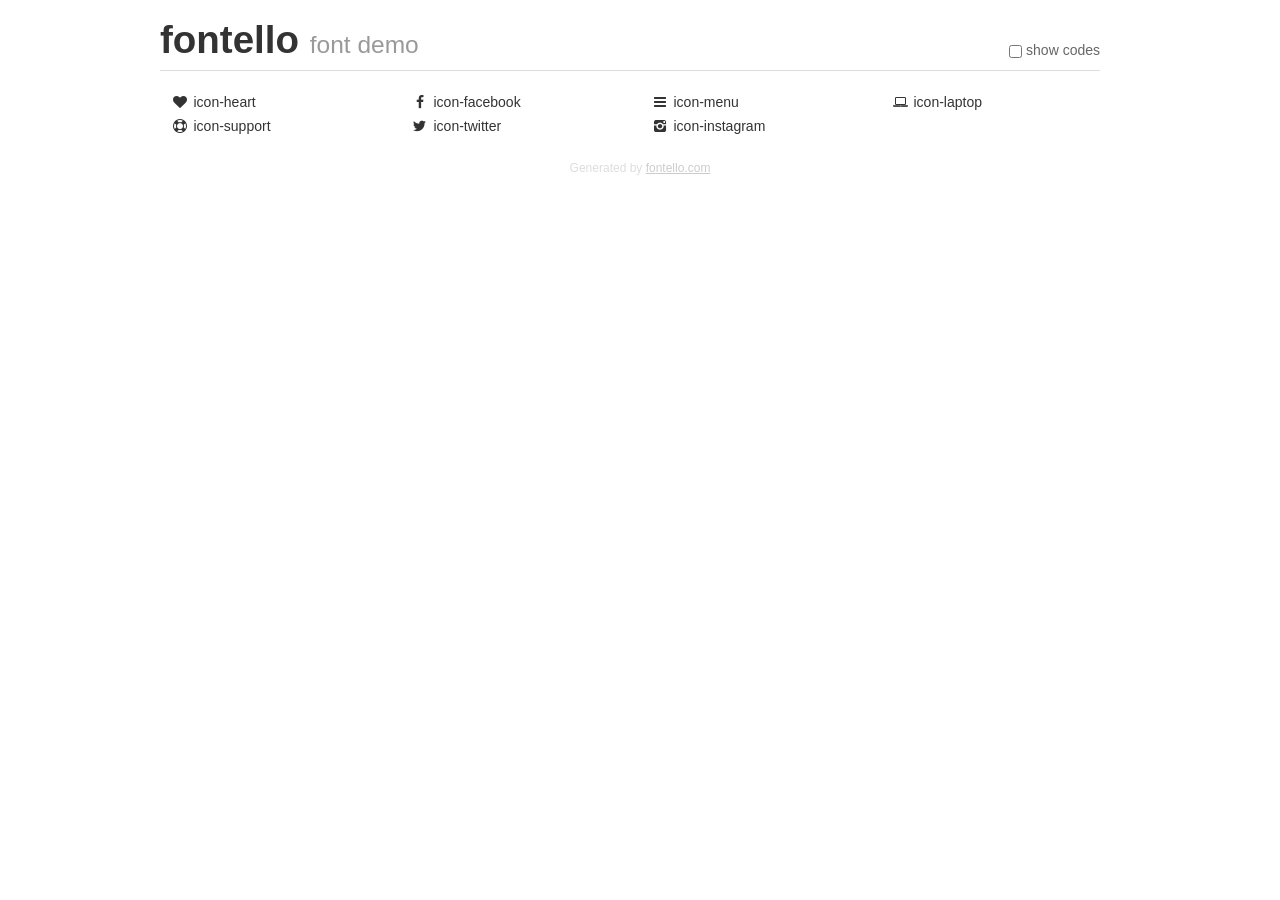
<file: 2/Web-Servicio-Tutorial-master/iconos/demo.html>
<!DOCTYPE html>
<html>
  <head><!--[if lt IE 9]><script language="javascript" type="text/javascript" src="//html5shim.googlecode.com/svn/trunk/html5.js"></script><![endif]-->
    <meta charset="UTF-8"><style>/*
 * Bootstrap v2.2.1
 *
 * Copyright 2012 Twitter, Inc
 * Licensed under the Apache License v2.0
 * http://www.apache.org/licenses/LICENSE-2.0
 *
 * Designed and built with all the love in the world @twitter by @mdo and @fat.
 */
.clearfix {
  *zoom: 1;
}
.clearfix:before,
.clearfix:after {
  display: table;
  content: "";
  line-height: 0;
}
.clearfix:after {
  clear: both;
}
html {
  font-size: 100%;
  -webkit-text-size-adjust: 100%;
  -ms-text-size-adjust: 100%;
}
a:focus {
  outline: thin dotted #333;
  outline: 5px auto -webkit-focus-ring-color;
  outline-offset: -2px;
}
a:hover,
a:active {
  outline: 0;
}
button,
input,
select,
textarea {
  margin: 0;
  font-size: 100%;
  vertical-align: middle;
}
button,
input {
  *overflow: visible;
  line-height: normal;
}
button::-moz-focus-inner,
input::-moz-focus-inner {
  padding: 0;
  border: 0;
}
body {
  margin: 0;
  font-family: "Helvetica Neue", Helvetica, Arial, sans-serif;
  font-size: 14px;
  line-height: 20px;
  color: #333;
  background-color: #fff;
}
a {
  color: #08c;
  text-decoration: none;
}
a:hover {
  color: #005580;
  text-decoration: underline;
}
.row {
  margin-left: -20px;
  *zoom: 1;
}
.row:before,
.row:after {
  display: table;
  content: "";
  line-height: 0;
}
.row:after {
  clear: both;
}
[class*="span"] {
  float: left;
  min-height: 1px;
  margin-left: 20px;
}
.container,
.navbar-static-top .container,
.navbar-fixed-top .container,
.navbar-fixed-bottom .container {
  width: 940px;
}
.span12 {
  width: 940px;
}
.span11 {
  width: 860px;
}
.span10 {
  width: 780px;
}
.span9 {
  width: 700px;
}
.span8 {
  width: 620px;
}
.span7 {
  width: 540px;
}
.span6 {
  width: 460px;
}
.span5 {
  width: 380px;
}
.span4 {
  width: 300px;
}
.span3 {
  width: 220px;
}
.span2 {
  width: 140px;
}
.span1 {
  width: 60px;
}
[class*="span"].pull-right,
.row-fluid [class*="span"].pull-right {
  float: right;
}
.container {
  margin-right: auto;
  margin-left: auto;
  *zoom: 1;
}
.container:before,
.container:after {
  display: table;
  content: "";
  line-height: 0;
}
.container:after {
  clear: both;
}
p {
  margin: 0 0 10px;
}
.lead {
  margin-bottom: 20px;
  font-size: 21px;
  font-weight: 200;
  line-height: 30px;
}
small {
  font-size: 85%;
}
h1 {
  margin: 10px 0;
  font-family: inherit;
  font-weight: bold;
  line-height: 20px;
  color: inherit;
  text-rendering: optimizelegibility;
}
h1 small {
  font-weight: normal;
  line-height: 1;
  color: #999;
}
h1 {
  line-height: 40px;
}
h1 {
  font-size: 38.5px;
}
h1 small {
  font-size: 24.5px;
}
body {
  margin-top: 90px;
}
.header {
  position: fixed;
  top: 0;
  left: 50%;
  margin-left: -480px;
  background-color: #fff;
  border-bottom: 1px solid #ddd;
  padding-top: 10px;
  z-index: 10;
}
.footer {
  color: #ddd;
  font-size: 12px;
  text-align: center;
  margin-top: 20px;
}
.footer a {
  color: #ccc;
  text-decoration: underline;
}
.the-icons {
  font-size: 14px;
  line-height: 24px;
}
.switch {
  position: absolute;
  right: 0;
  bottom: 10px;
  color: #666;
}
.switch input {
  margin-right: 0.3em;
}
.codesOn .i-name {
  display: none;
}
.codesOn .i-code {
  display: inline;
}
.i-code {
  display: none;
}
@font-face {
      font-family: 'fontello';
      src: url('./font/fontello.eot?88894438');
      src: url('./font/fontello.eot?88894438#iefix') format('embedded-opentype'),
           url('./font/fontello.woff?88894438') format('woff'),
           url('./font/fontello.ttf?88894438') format('truetype'),
           url('./font/fontello.svg?88894438#fontello') format('svg');
      font-weight: normal;
      font-style: normal;
    }
     
     
    .demo-icon
    {
      font-family: "fontello";
      font-style: normal;
      font-weight: normal;
      speak: none;
     
      display: inline-block;
      text-decoration: inherit;
      width: 1em;
      margin-right: .2em;
      text-align: center;
      /* opacity: .8; */
     
      /* For safety - reset parent styles, that can break glyph codes*/
      font-variant: normal;
      text-transform: none;
     
      /* fix buttons height, for twitter bootstrap */
      line-height: 1em;
     
      /* Animation center compensation - margins should be symmetric */
      /* remove if not needed */
      margin-left: .2em;
     
      /* You can be more comfortable with increased icons size */
      /* font-size: 120%; */
     
      /* Font smoothing. That was taken from TWBS */
      -webkit-font-smoothing: antialiased;
      -moz-osx-font-smoothing: grayscale;
     
      /* Uncomment for 3D effect */
      /* text-shadow: 1px 1px 1px rgba(127, 127, 127, 0.3); */
    }
     </style>
    <link rel="stylesheet" href="css/animation.css"><!--[if IE 7]><link rel="stylesheet" href="css/fontello-ie7.css"><![endif]-->
    <script>
      function toggleCodes(on) {
        var obj = document.getElementById('icons');
      
        if (on) {
          obj.className += ' codesOn';
        } else {
          obj.className = obj.className.replace(' codesOn', '');
        }
      }
      
    </script>
  </head>
  <body>
    <div class="container header">
      <h1>
        fontello
         <small>font demo</small>
      </h1>
      <label class="switch">
        <input type="checkbox" onclick="toggleCodes(this.checked)">show codes
      </label>
    </div>
    <div id="icons" class="container">
      <div class="row">
        <div title="Code: 0xe800" class="the-icons span3"><i class="demo-icon icon-heart">&#xe800;</i> <span class="i-name">icon-heart</span><span class="i-code">0xe800</span></div>
        <div title="Code: 0xf09a" class="the-icons span3"><i class="demo-icon icon-facebook">&#xf09a;</i> <span class="i-name">icon-facebook</span><span class="i-code">0xf09a</span></div>
        <div title="Code: 0xf0c9" class="the-icons span3"><i class="demo-icon icon-menu">&#xf0c9;</i> <span class="i-name">icon-menu</span><span class="i-code">0xf0c9</span></div>
        <div title="Code: 0xf109" class="the-icons span3"><i class="demo-icon icon-laptop">&#xf109;</i> <span class="i-name">icon-laptop</span><span class="i-code">0xf109</span></div>
      </div>
      <div class="row">
        <div title="Code: 0xf1cd" class="the-icons span3"><i class="demo-icon icon-support">&#xf1cd;</i> <span class="i-name">icon-support</span><span class="i-code">0xf1cd</span></div>
        <div title="Code: 0xf309" class="the-icons span3"><i class="demo-icon icon-twitter">&#xf309;</i> <span class="i-name">icon-twitter</span><span class="i-code">0xf309</span></div>
        <div title="Code: 0xf32d" class="the-icons span3"><i class="demo-icon icon-instagram">&#xf32d;</i> <span class="i-name">icon-instagram</span><span class="i-code">0xf32d</span></div>
      </div>
    </div>
    <div class="container footer">Generated by <a href="http://fontello.com">fontello.com</a></div>
  </body>
</html>
</file>
<file: Local/estilos.css>
.glyphicon-trash {
    color:red;
}
</file>
<file: 1/youtube-bootstrap-parte-V-master/css/styles.css>
.slide img{
    max-height: 100vh;
    object-fit: cover;
}
.cocteles{
    position: relative;
}
.subtitulo{
    position: absolute;
    top: 30px;
    left: 100px;
    font-size: 2rem;
    letter-spacing: 1px;
    font-weight: bold;
    color: yellow;
}

@media (min-width: 576px){
    .subtitulo{
        top: 40px;
        left: 120px;
        font-size: 4rem;
    }   
}

@media (min-width: 992px){
    .subtitulo{
        top: 50px;
        left: 200px;
        font-size: 6rem;
    }   
}
</file>
<file: 2/Web-Servicio-Tutorial-master/iconos/css/fontello.css>
@font-face {
  font-family: 'fontello';
  src: url('../font/fontello.eot?16464424');
  src: url('../font/fontello.eot?16464424#iefix') format('embedded-opentype'),
       url('../font/fontello.woff2?16464424') format('woff2'),
       url('../font/fontello.woff?16464424') format('woff'),
       url('../font/fontello.ttf?16464424') format('truetype'),
       url('../font/fontello.svg?16464424#fontello') format('svg');
  font-weight: normal;
  font-style: normal;
}
/* Chrome hack: SVG is rendered more smooth in Windozze. 100% magic, uncomment if you need it. */
/* Note, that will break hinting! In other OS-es font will be not as sharp as it could be */
/*
@media screen and (-webkit-min-device-pixel-ratio:0) {
  @font-face {
    font-family: 'fontello';
    src: url('../font/fontello.svg?16464424#fontello') format('svg');
  }
}
*/
 
 [class^="icon-"]:before, [class*=" icon-"]:before {
  font-family: "fontello";
  font-style: normal;
  font-weight: normal;
  speak: none;
 
  display: inline-block;
  text-decoration: inherit;
  width: 1em;
  margin-right: .2em;
  text-align: center;
  /* opacity: .8; */
 
  /* For safety - reset parent styles, that can break glyph codes*/
  font-variant: normal;
  text-transform: none;
 
  /* fix buttons height, for twitter bootstrap */
  line-height: 1em;
 
  /* Animation center compensation - margins should be symmetric */
  /* remove if not needed */
  margin-left: .2em;
 
  /* you can be more comfortable with increased icons size */
  /* font-size: 120%; */
 
  /* Font smoothing. That was taken from TWBS */
  -webkit-font-smoothing: antialiased;
  -moz-osx-font-smoothing: grayscale;
 
  /* Uncomment for 3D effect */
  /* text-shadow: 1px 1px 1px rgba(127, 127, 127, 0.3); */
}
 
.icon-heart:before { content: '\e800'; } /* '' */
.icon-facebook:before { content: '\f09a'; } /* '' */
.icon-menu:before { content: '\f0c9'; } /* '' */
.icon-laptop:before { content: '\f109'; } /* '' */
.icon-support:before { content: '\f1cd'; } /* '' */
.icon-twitter:before { content: '\f309'; } /* '' */
.icon-instagram:before { content: '\f32d'; } /* '' */
</file>
<file: 2/Web-Servicio-Tutorial-master/css/menu.css>
*{
    margin: 0;
    padding: 0;
    box-sizing: border-box;
    font-family: arial;
}

header{
    width: 100%;
    height: 60px;
    background: #1e1e1e;
    position: fixed;
    z-index: 100;
}

.img-logo{
    width: 60px;
    margin-left: 10%;
    padding: 10px;
}

.menu{
    width: auto;
    float:right;
    margin-top: 19px;
    margin-right: 10%;
    
}

.menu ul{
    display: flex;
}
.menu li{
    list-style: none;
}

.menu li a{
    padding: 10px;
    text-decoration: none;
    font-size: 18px;
    font-weight: bold;
    color: #b7b7b7;
}

.menu li a:hover{
    color: white;
}

#check{
    display: none;
}
.icon-menu{
    display: none;
}

#check:checked ~ .menu{
    height: 174px;
}

@media screen and (max-width:900px){
    .icon-menu{
        display: block;
        color: white;
        float: right;
        padding: 5px;
        font-size: 24px;
        border: 1px solid #7a7a7a;
        border-radius: 5px;
        margin-top: 10px;
        margin-right: 16px;
    }
    .icon-menu:hover{
        background: #3f3f3f;
        cursor: pointer;
    }
    .menu{
        float: left;
        margin-top: 0px;
        width: 100%;
        height: 0px;
        overflow: hidden;
        background: #1e1e1e;
        transition: all 300ms;
    }
    
    .menu ul{
        flex-direction: column;
    }
    .menu li a{
        display: block;
    }
}
</file>
<file: 2/Web-Servicio-Tutorial-master/css/estilos-index.css>
main{
    position: relative;
    top: 60px;
}

.content-one{
    width: 100%;
}

.content-portada{
    width: 100%;
    height: 600px;
    background-image: url(../images/img1.png);
    background-position: center center;
    background-size: 100%;
    background-repeat: no-repeat;
}
@media screen and (max-width:1500px){
    .content-portada{
        background-size: 2000px;
    }
}

.content-item1{
    width: 700px;
    margin: auto;
    text-align: center;
    position: relative;
    top: 60px;
}

.content-item1 h4{
    color: white;
    font-size: 60px;
    font-weight: 100;
}
.content-item1 h3{
    color: white;
    font-size: 60px;
}

.content-item1 h2{
    color: white;
    font-size: 40px;
    font-weight: 100;
}

@media screen and (max-width:800px){
    .content-item1{
        width: 100%;
    }
}

/*CONTENT TWO*/

.content-two{
    width: 100%;
    padding: 40px;
    background: #f2f2f2;
}

.content-details{
    width: 80%;
    margin: auto;
    display: flex;
    flex-wrap: wrap;
    justify-content: center;
    
}

.content-item2{
    width: 300px;
    text-align: center;
    margin: 20px;
    
}

.icon-heart, .icon-laptop, .icon-support{
    color: #e47171;
    font-size: 40px;
}


/*CONTENT-THREE*/

.content-three{
    width: 100%;
    background: #f7f7f7;
    padding: 40px;
    
}

.content-module{
    width: 80%;
    margin: auto;
    text-align: center;
}

@media screen and (max-width:600px){
    .content-module{
        width: 100%;
    }
}
.content-module h3{
    
}

.content-module img{
    margin-top: 40px;
    transition: all 300ms;
}

.content-module img:hover{
    transform: rotate(-10deg);
    transition: all 300ms;
}

/*CONTENT FOR*/

.content-for{
    width: 100%;
}

.content-item3{
    width: 90%;
    max-width: 800px;
    margin: auto;
    padding: 40px;
    text-align: center;
}

.content-item3 h4{
    text-align: center;
    font-size: 20px;
}
.content-item3 p{
    text-align: center;
    margin-top: 20px;
    color: #7a7a7a;
    font-weight: 500;
}

.content-item3 img{
    width: 100%;
    max-width: 700px;
    margin-top: 30px;
}

/*CONTENT FIVE*/

.content-five{
    width: 100%;
    background: #eb797b;
}

.content-item4{
    width: 90%;
    max-width: 800px;
    padding: 50px;
    margin: auto;
    color: white;
    text-align: center;
}

.content-item4 h4{
    font-size: 20px;
}

.content-item4 p{
    margin-top: 20px;
}
</file>
<file: 2/Web-Servicio-Tutorial-master/css/footer.css>
footer{
    margin-top: 60px;
    padding: 100px;
    text-align: center;
    background: #141414;
}
.icon-twitter, .icon-facebook, .icon-instagram{
    color: #d1d1d1;
    font-size: 40px;
}

.icon-twitter:hover, .icon-facebook:hover, .icon-instagram:hover{
    color: #eb797b;
    cursor: pointer;
}
</file>
<file: 3/alexcgdesign.github.io-main/css/estilos.css>
@import url('https://fonts.googleapis.com/css2?family=Poppins:wght@300;400;600;700&display=swap');

:root {
    --padding-container: 100px 0;
    --color-title: #001A49;
}

body {
    font-family: 'Poppins', sans-serif;
}

.container {
    width: 90%;
    max-width: 1200px;
    margin: 0 auto;
    overflow: hidden;
    padding: var(--padding-container);
}

.hero {
    width: 100%;
    height: 100vh;
    min-height: 600px;
    max-height: 800px;
    position: relative;
    display: grid;
    grid-template-rows: 100px 1fr;
    color: #fff;
}

.hero::before {
    content: "";
    position: absolute;
    top: 0;
    left: 0;
    width: 100%;
    height: 100%;
    background-image: linear-gradient(180deg, #0000008c 0%, #0000008c 100%), url('../images/computer.jpg');
    background-size: cover;
    clip-path: polygon(0 0, 100% 0, 100% 80%, 50% 95%, 0 80%);
    z-index: -1;
}


/* Nav */

.nav {
    --padding-container: 0;
    height: 100%;
    display: flex;
    align-items: center;
}

.nav__title {
    font-weight: 300;
}

.nav__link {
    margin-left: auto;
    padding: 0;
    display: grid;
    grid-auto-flow: column;
    grid-auto-columns: max-content;
    gap: 2em;
}

.nav__items {
    list-style: none;
}

.nav__links {
    color: #fff;
    text-decoration: none;
}

.nav__menu {
    margin-left: auto;
    cursor: pointer;
    display: none;
}

.nav__img {
    display: block;
    width: 30px;
}


.nav__close {
    display: var(--show, none);
}


/* Hero container */

.hero__container {
    max-width: 800px;
    --padding-container: 0;
    display: grid;
    grid-auto-rows: max-content;
    align-content: center;
    gap: 1em;
    padding-bottom: 100px;
    text-align: center;
}

.hero__title {
    font-size: 3rem;
}

.hero__paragraph {
    margin-bottom: 20px;
}

.cta {
    display: inline-block;
    background-color: #2091F9;
    justify-self: center;
    color: #fff;
    text-decoration: none;
    padding: 13px 30px;
    border-radius: 32px;
}

/* About */

.about {
    text-align: center;
}

.subtitle {
    color: var(--color-title);
    font-size: 2rem;
    margin-bottom: 25px;
}


.about__paragraph {
    line-height: 1.7;
}

.about__main {
    padding-top: 80px;
    display: grid;
    width: 90%;
    margin: 0 auto;
    gap: 1em;
    overflow: hidden;
    grid-template-columns: repeat(auto-fit, minmax(260px, auto));
}


.about__icons {
    display: grid;
    gap: 1em;
    justify-items: center;
    width: 260px;
    overflow: hidden;
    margin: 0 auto;
}

.about__icon {
    width: 40px;
}

/* Knowledge */

.knowledge {
    background-color: #e5e5f7;
    background-image: radial-gradient(#444cf7 0.5px, transparent 0.5px), radial-gradient(#444cf7 0.5px, #e5e5f7 0.5px);
    background-size: 20px 20px;
    background-position: 0 0, 10px 10px;
    overflow: hidden;
}

.knowledge__container{
    display: grid;
    grid-template-columns: 1fr 1fr;
    gap: 1em;
    align-items: center;
}

.knowledge__picture{
    max-width: 500px;
}

.knowledge__paragraph{
    line-height: 1.7;
    margin-bottom: 15px;
}

.knowledge__img{
    width: 100%;
    display: block;
}

/* price */

.price{
    text-align: center;
}

.price__table{
    padding-top: 60px;
    display: flex;
    flex-wrap: wrap;
    gap: 2.5em;
    justify-content: space-evenly;
    align-items: center;
}

.price__element{
    background-color: #e5e5f7;
    text-align: center;
    border-radius: 10px;
    width: 330px;
    padding: 40px;
    --color-plan: #696871;
    --color-price: #1D293F;
    --bg-cta: #fff;
    --color-cta: #5454D4;
    --color-items: #696871;
}

.price__element--best{
    width: 370px;
    padding: 60px 40px;
    background-color: #FF7143;
    --color-plan: rgb(255 255 255 / 75%);
    --color-price: #fff;
    --bg-cta: #9F3919;
    --color-cta: #FFF;
    --color-items: #fff;
}


.price__name{
    color: var(--color-plan);
    margin-bottom: 15px;
    font-weight: 300;
}

.price__price{
    font-size: 2.5rem;
    color: var(--color-price);
}

.price__items{
    margin-top: 35px;
    display: grid;
    gap: 1em;
    font-weight: 300;
    font-size: 1.2rem;
    margin-bottom: 50px;
    color: var(--color-items);
}

.price__cta{
    display: block;
    padding: 20px 0;
    border-radius: 10px;
    text-decoration: none;
    background-color: var(--bg-cta);
    font-weight: 600;
    color: var(--color-cta);
    box-shadow: 0 0 1px rgba(0, 0, 0, .5);
}

/* Testimony */

.testimony{
    background-color: #e5e5f7;
}

.testimony__container{
    display: grid;
    grid-template-columns: 50px 1fr 50px;
    gap: 1em;
    align-items: center;
}

.testimony__body{
    display: grid;
    grid-template-columns: 1fr max-content;
    justify-content: space-between;
    align-items: center;
    gap: 2em;
    grid-column: 2/3;
    grid-row: 1/2;
    opacity: 0;
    pointer-events: none;
}


.testimony__body--show{
    pointer-events: unset;
    opacity: 1;
    transition: opacity 1.5s ease-in-out;
}

.testimony__img{
    width: 250px;
    height: 250px;
    border-radius: 50%;
    object-fit: cover;
    object-position: 50% 30%;
}

.testimony__texts{
    max-width: 700px;
}

.testimony__course{
    background-color: royalblue;
    color: #fff;
    display: inline-block;
    padding: 5px;
}

.testimony__arrow{
    width: 90%;
    cursor: pointer;
}

/* Questions */

.questions{
    text-align: center;
}

.questions__container{
    display: grid;
    gap: 2em;
    padding-top: 50px;
    padding-bottom: 100px;
}

.questions__padding{
    padding: 0;
    transition: padding .3s;
    border: 1px solid #5454D4;
    border-radius: 6px;
}

.questions__padding--add{
    padding-bottom: 30px;
}

.questions__answer{
    padding: 0 30px 0;
    overflow: hidden;
}

.questions__title{
    text-align: left;
    display: flex;
    font-size: 20px;
    padding: 30px 0 30px;
    cursor: pointer;
    color: var(--color-title);
    justify-content: space-between;
}

.questions__arrow{
    border-radius: 50%;
    background-color: var(--color-title);
    width: 25px;
    height: 25px;
    display: flex;
    justify-content: center;
    align-items: center;
    align-self: flex-end;
    margin-left: 10px;
    transition:  transform .3s;
}

.questions__arrow--rotate{
    transform: rotate(180deg);
}

.questions__show{
    text-align: left;
    height: 0;
    transition: height .3s;
}

.questions__img{
    display: block;
}

.questions__copy{
    width: 60%;
    margin: 0 auto;
    margin-bottom: 30px;
}

/* Footer */

.footer{
    background-color: #1D293F;
}

.footer__title{
    font-weight: 300;
    font-size: 2rem;
    margin-bottom: 30px;
}

.footer__title, .footer__newsletter{
    color: #fff;
}


.footer__container{
    display: flex;
    justify-content: space-between;
    align-items: center;
    border-bottom: 1px solid #fff;
    padding-bottom: 60px;
}

.nav--footer{
    padding-bottom: 20px;
    display: grid;
    gap: 1em;
    grid-auto-flow: row;
    height: 100%;
}

.nav__link--footer{
    display: flex;
    margin: 0;
    margin-right: 20px;
    flex-wrap: wrap;
}

.footer__inputs{
    margin-top: 10px;
    display: flex;
    overflow: hidden;
}

.footer__input{
    background-color: #fff;
    height: 50px;
    display: block;
    padding-left: 10px;
    border-radius: 6px;
    font-size: 1rem;
    outline: none;
    border: none;
    margin-right: 16px;
}

.footer__submit{
    margin-left: auto;
    display: inline-block;
    height: 50px;
    padding: 0 20px ;
    background-color: #2091F9;
    border: none;
    font-size: 1rem;
    color: #fff;
    border-radius: 6px;
    cursor: pointer;
}

.footer__copy{
    --padding-container: 30px 0;
    text-align: center;
    color: #fff;
}

.footer__copyright{
    font-weight: 300;
}

.footer__icons{
    margin-bottom: 10px;
}

.footer__img{
    width: 30px;
}

/* Media queries */

@media (max-width:800px){
    .nav__menu{
        display: block;
    }

    .nav__link--menu{
        position: fixed;
        background-color: #000;
        top: 0;
        left: 0;
        height: 100%;
        width: 100%;
        display: flex;
        flex-direction: column;
        justify-content: space-evenly;
        align-items: center;
        z-index: 100;
        opacity: 0;
        pointer-events: none;
        transition: .7s opacity;
    }

    .nav__link--show{
        --show: block;
        opacity:1 ;
        pointer-events: unset;
    }

    .nav__close{
        position: absolute;
        top: 30px;
        right: 30px;
        width: 30px;
        cursor: pointer;
    }

    .hero__title{
        font-size: 2.5rem;
    }


    .about__main{
        gap: 2em;
    }

    .about__icons:last-of-type{
        grid-column: 1/-1;
    }


    .knowledge__container{
        grid-template-columns: 1fr;
        grid-template-rows: max-content 1fr;
        gap: 3em;
        text-align: center;
    }

    .knowledge__picture{
        grid-row: 1/2;
        justify-self: center;
    }

    .testimony__container{
        grid-template-columns: 30px 1fr 30px;
    }

    .testimony__body{
        grid-template-columns: 1fr;
        grid-template-rows: max-content max-content;
        gap: 3em;
        justify-items:center ;
    }


    .testimony__img{
        width: 200px;
        height: 200px;
        
    }

    .questions__copy{
        width: 100%;
    }

    .footer__container{
        flex-wrap: wrap;
    }

    .nav--footer{
        width: 100%;
        justify-items: center;
    }

    .nav__link--footer{
        width: 100%;
        justify-content: space-evenly;
        margin: 0;
    }

    .footer__form{
        width: 100%;
        justify-content: space-evenly;
    }

    .footer__input{
        flex: 1;
    }

}

@media (max-width:600px){
    .hero__title{
        font-size: 2rem;
    }

    .hero__paragraph{
        font-size: 1rem;
    }

    .subtitle{
        font-size: 1.8rem;
    }

    .price__element{
        width: 90%;
    }

    .price__element--best{
        width: 90%;
        /* padding: 40px; */
    }

    .price__price{
        font-size: 2rem;
    }

    .testimony{
        --padding-container: 60px 0;
    }

    .testimony__container{
        grid-template-columns: 28px 1fr 28px;
        gap: .9em;
    }

    .testimony__arrow{
        width: 100%;
    }

    .testimony__course{
        margin-top: 15px;
    }

    .questions__title{
        font-size: 1rem;
    }

    .footer__title{
        justify-self: start;
        margin-bottom: 15px;
    }

    .nav--footer{
        padding-bottom: 60px;
    }

    .nav__link--footer{
        justify-content: space-between;
    }

    .footer__inputs{
        flex-wrap: wrap;
    }

    .footer__input{
        flex-basis: 100%;
        margin: 0;
        margin-bottom: 16px;
    }

    .footer__submit{
        margin-right: auto;
        margin-left: 0;
        

        /* 
        margin:0;
        width: 100%;
        */
    }
}
</file>
<file: 2/Web-Servicio-Tutorial-master/iconos/css/animation.css>
/*
   Animation example, for spinners
*/
.animate-spin {
  -moz-animation: spin 2s infinite linear;
  -o-animation: spin 2s infinite linear;
  -webkit-animation: spin 2s infinite linear;
  animation: spin 2s infinite linear;
  display: inline-block;
}
@-moz-keyframes spin {
  0% {
    -moz-transform: rotate(0deg);
    -o-transform: rotate(0deg);
    -webkit-transform: rotate(0deg);
    transform: rotate(0deg);
  }

  100% {
    -moz-transform: rotate(359deg);
    -o-transform: rotate(359deg);
    -webkit-transform: rotate(359deg);
    transform: rotate(359deg);
  }
}
@-webkit-keyframes spin {
  0% {
    -moz-transform: rotate(0deg);
    -o-transform: rotate(0deg);
    -webkit-transform: rotate(0deg);
    transform: rotate(0deg);
  }

  100% {
    -moz-transform: rotate(359deg);
    -o-transform: rotate(359deg);
    -webkit-transform: rotate(359deg);
    transform: rotate(359deg);
  }
}
@-o-keyframes spin {
  0% {
    -moz-transform: rotate(0deg);
    -o-transform: rotate(0deg);
    -webkit-transform: rotate(0deg);
    transform: rotate(0deg);
  }

  100% {
    -moz-transform: rotate(359deg);
    -o-transform: rotate(359deg);
    -webkit-transform: rotate(359deg);
    transform: rotate(359deg);
  }
}
@-ms-keyframes spin {
  0% {
    -moz-transform: rotate(0deg);
    -o-transform: rotate(0deg);
    -webkit-transform: rotate(0deg);
    transform: rotate(0deg);
  }

  100% {
    -moz-transform: rotate(359deg);
    -o-transform: rotate(359deg);
    -webkit-transform: rotate(359deg);
    transform: rotate(359deg);
  }
}
@keyframes spin {
  0% {
    -moz-transform: rotate(0deg);
    -o-transform: rotate(0deg);
    -webkit-transform: rotate(0deg);
    transform: rotate(0deg);
  }

  100% {
    -moz-transform: rotate(359deg);
    -o-transform: rotate(359deg);
    -webkit-transform: rotate(359deg);
    transform: rotate(359deg);
  }
}
</file>
<file: 2/Web-Servicio-Tutorial-master/iconos/css/fontello-ie7.css>
[class^="icon-"], [class*=" icon-"] {
  font-family: 'fontello';
  font-style: normal;
  font-weight: normal;
 
  /* fix buttons height */
  line-height: 1em;
 
  /* you can be more comfortable with increased icons size */
  /* font-size: 120%; */
}
 
.icon-heart { *zoom: expression( this.runtimeStyle['zoom'] = '1', this.innerHTML = '&#xe800;&nbsp;'); }
.icon-facebook { *zoom: expression( this.runtimeStyle['zoom'] = '1', this.innerHTML = '&#xf09a;&nbsp;'); }
.icon-menu { *zoom: expression( this.runtimeStyle['zoom'] = '1', this.innerHTML = '&#xf0c9;&nbsp;'); }
.icon-laptop { *zoom: expression( this.runtimeStyle['zoom'] = '1', this.innerHTML = '&#xf109;&nbsp;'); }
.icon-support { *zoom: expression( this.runtimeStyle['zoom'] = '1', this.innerHTML = '&#xf1cd;&nbsp;'); }
.icon-twitter { *zoom: expression( this.runtimeStyle['zoom'] = '1', this.innerHTML = '&#xf309;&nbsp;'); }
.icon-instagram { *zoom: expression( this.runtimeStyle['zoom'] = '1', this.innerHTML = '&#xf32d;&nbsp;'); }
</file>
